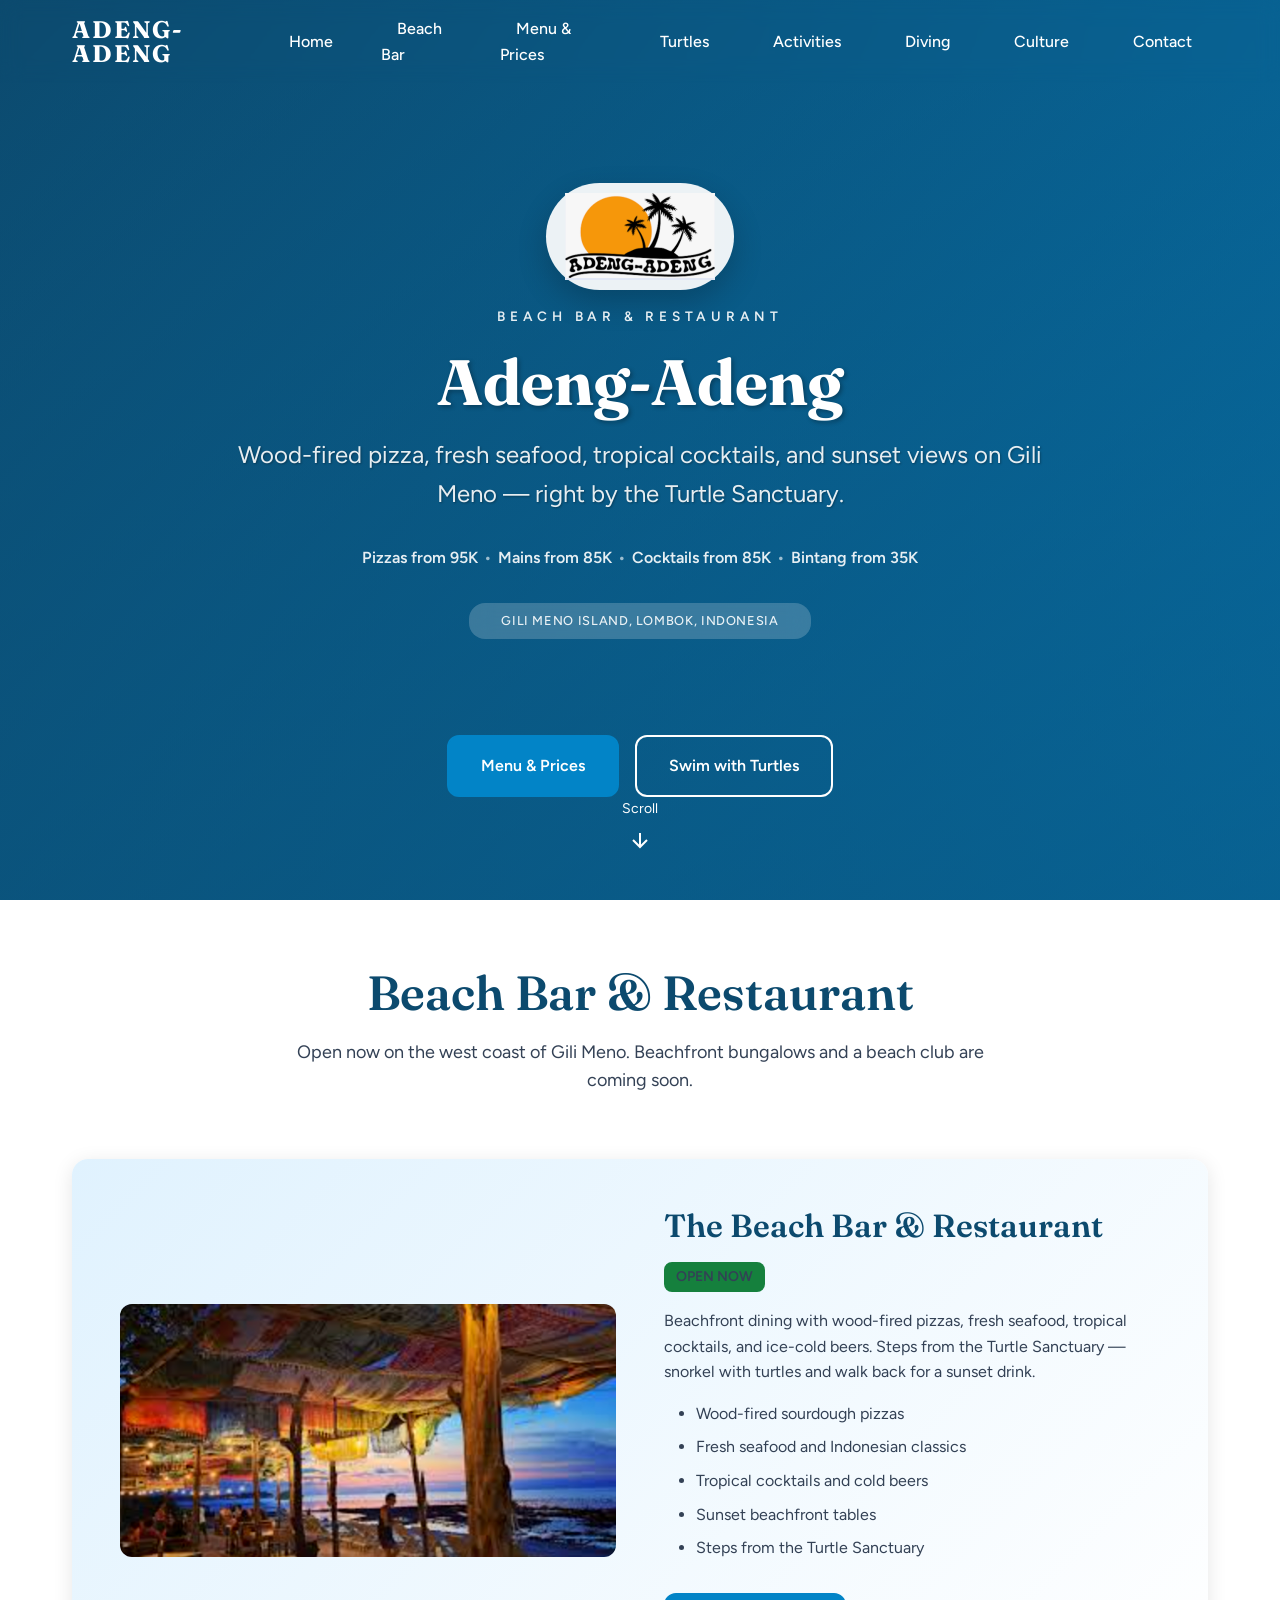
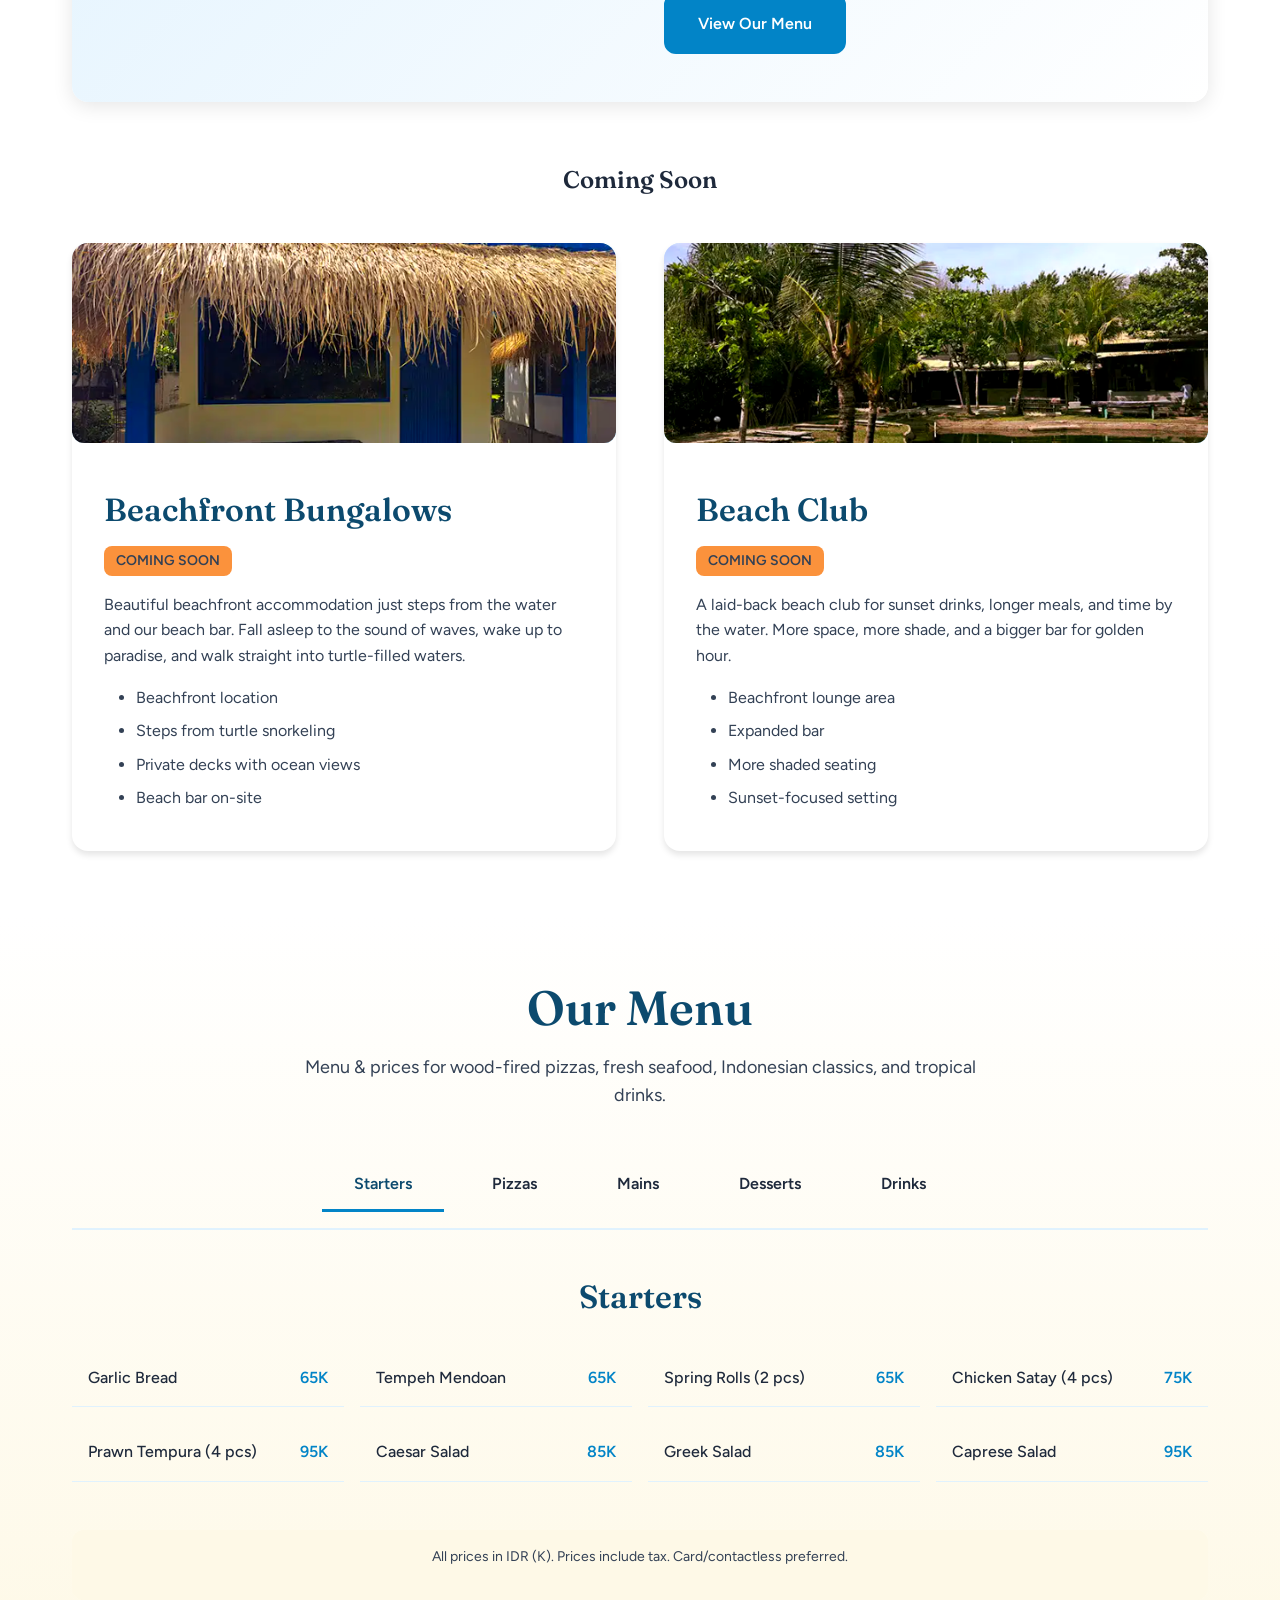
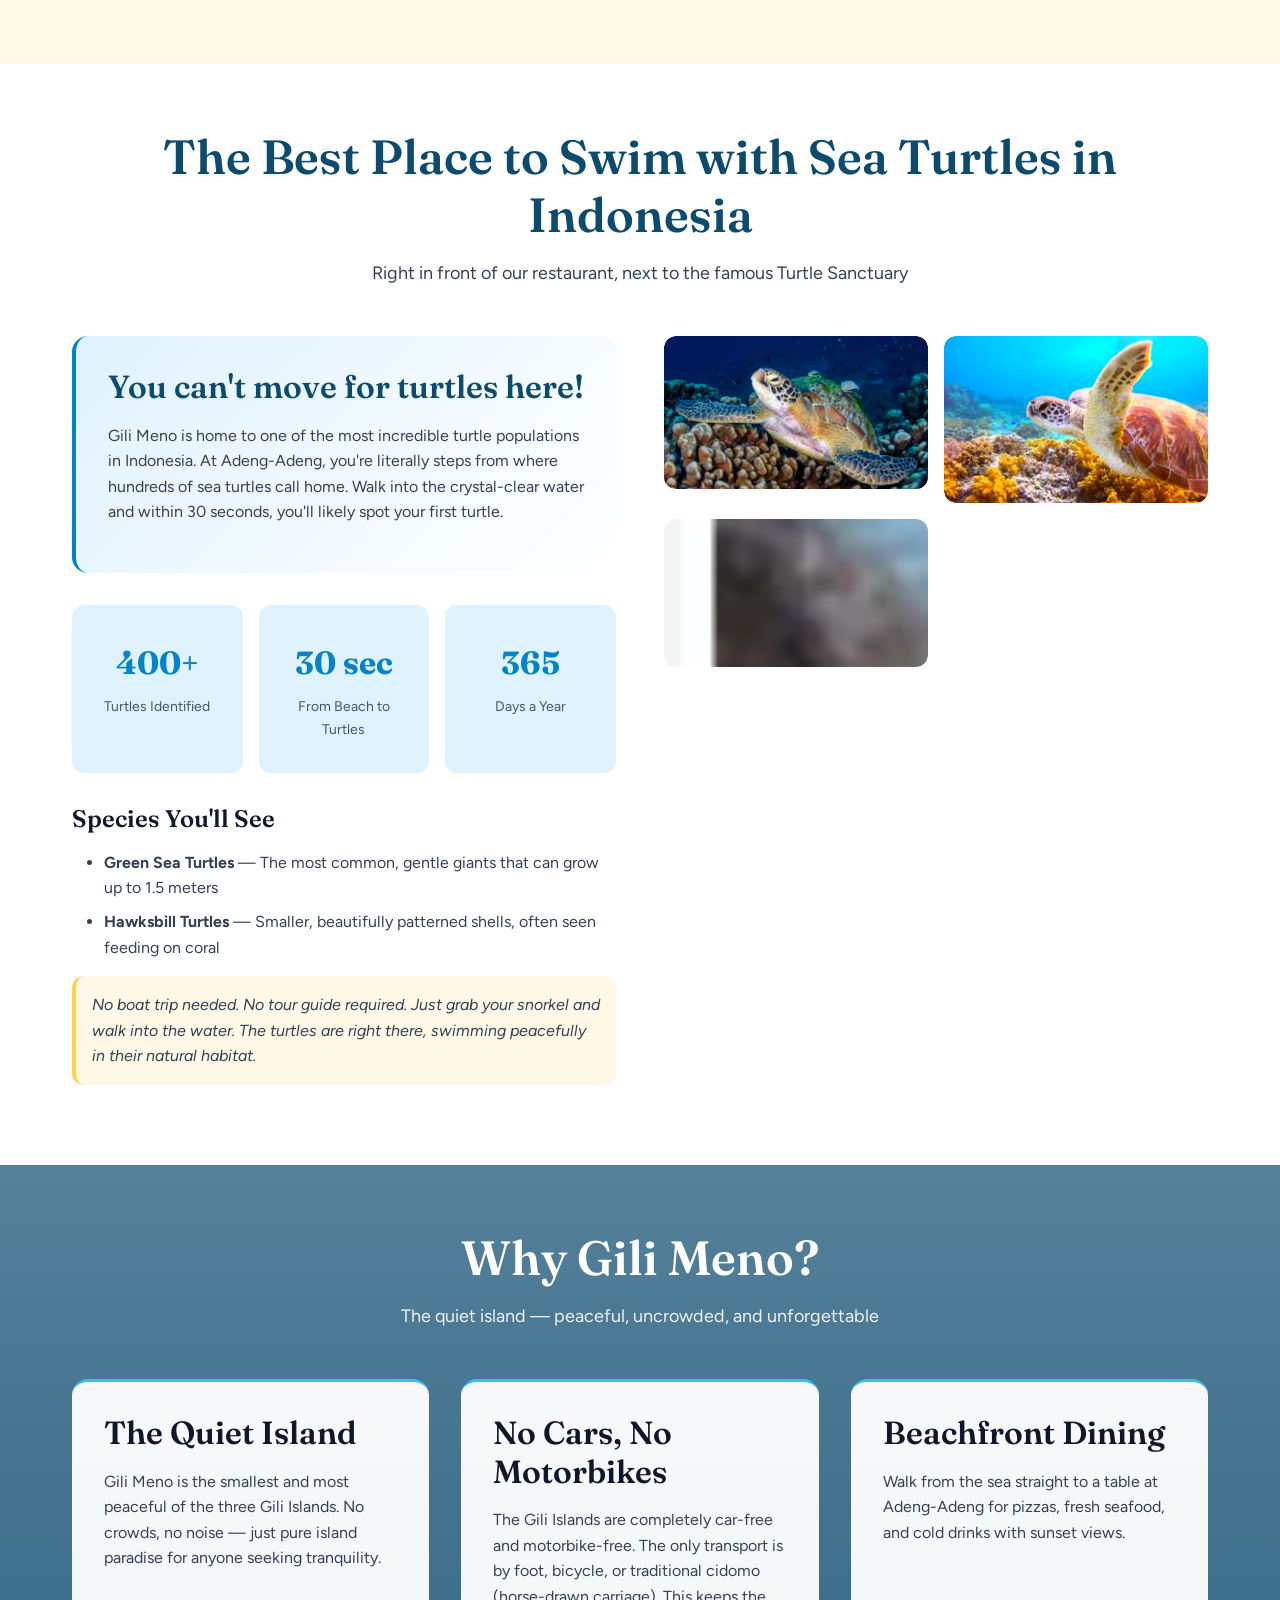
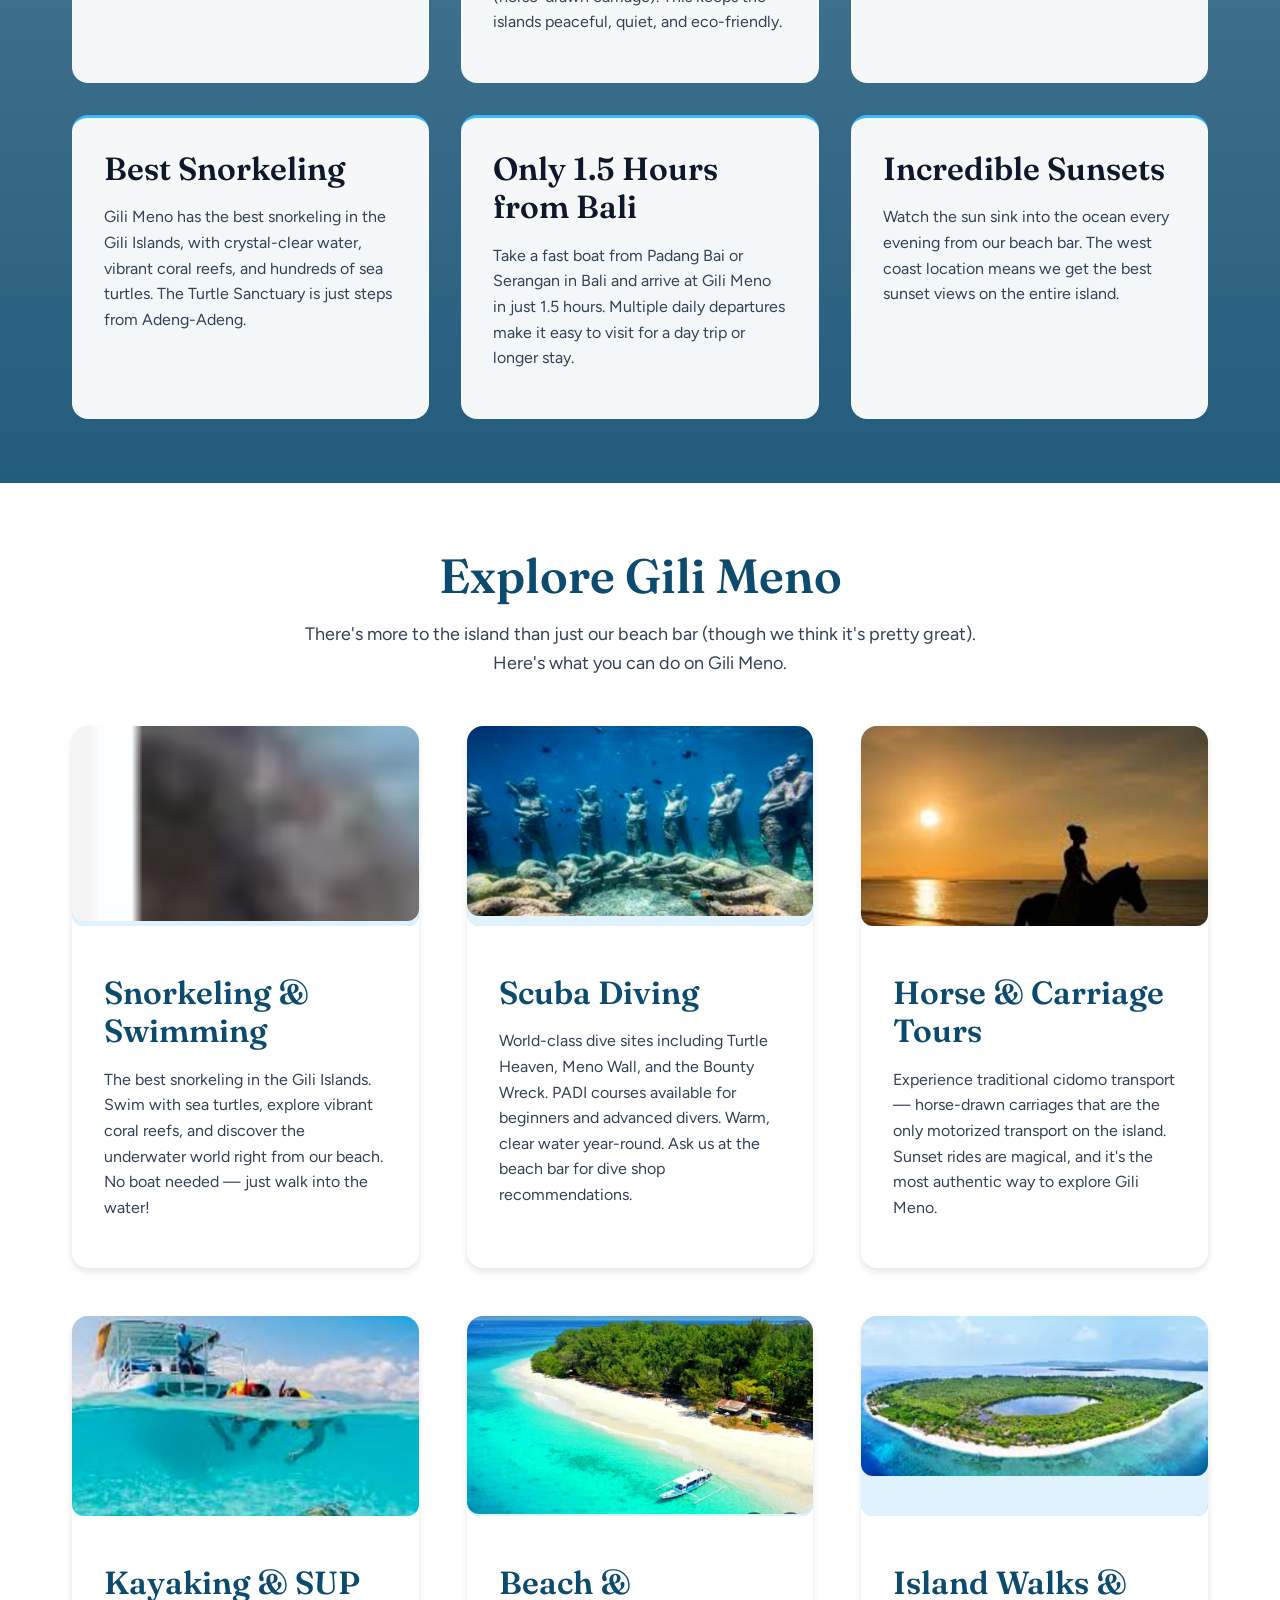
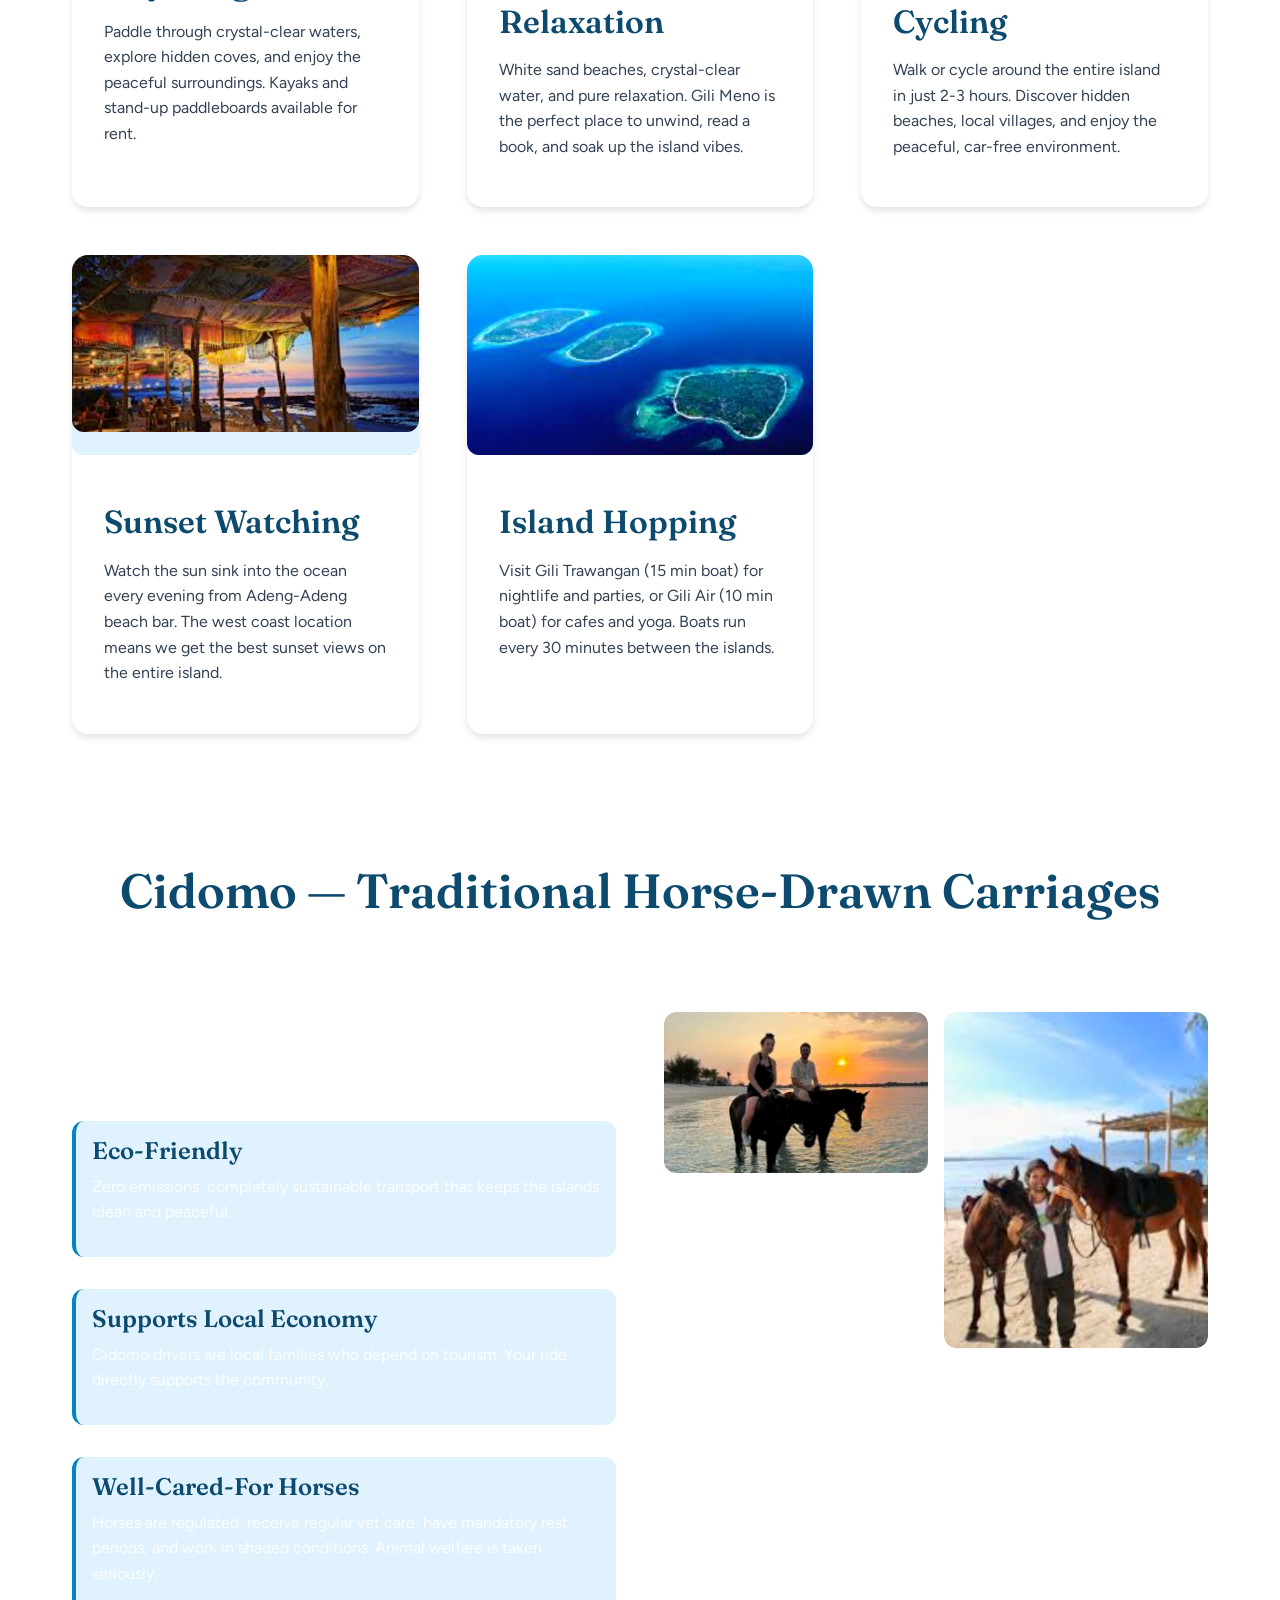
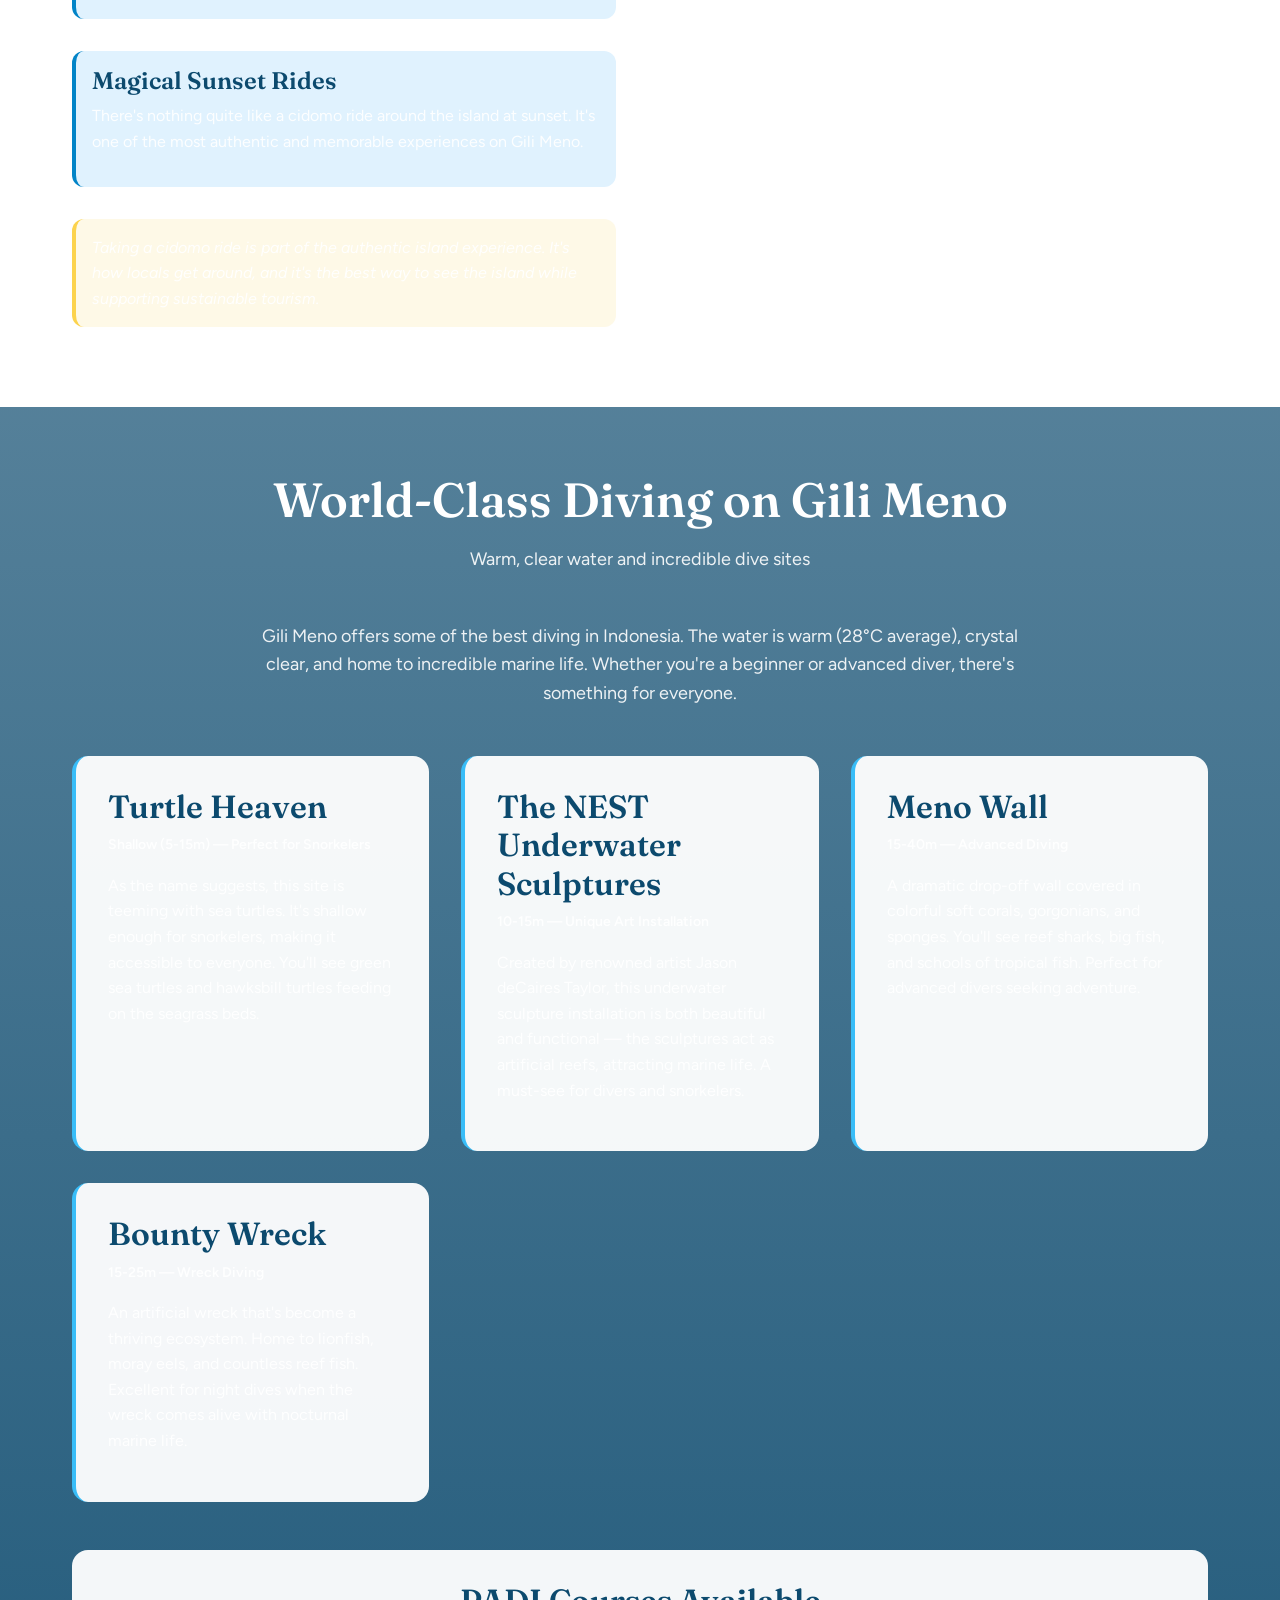
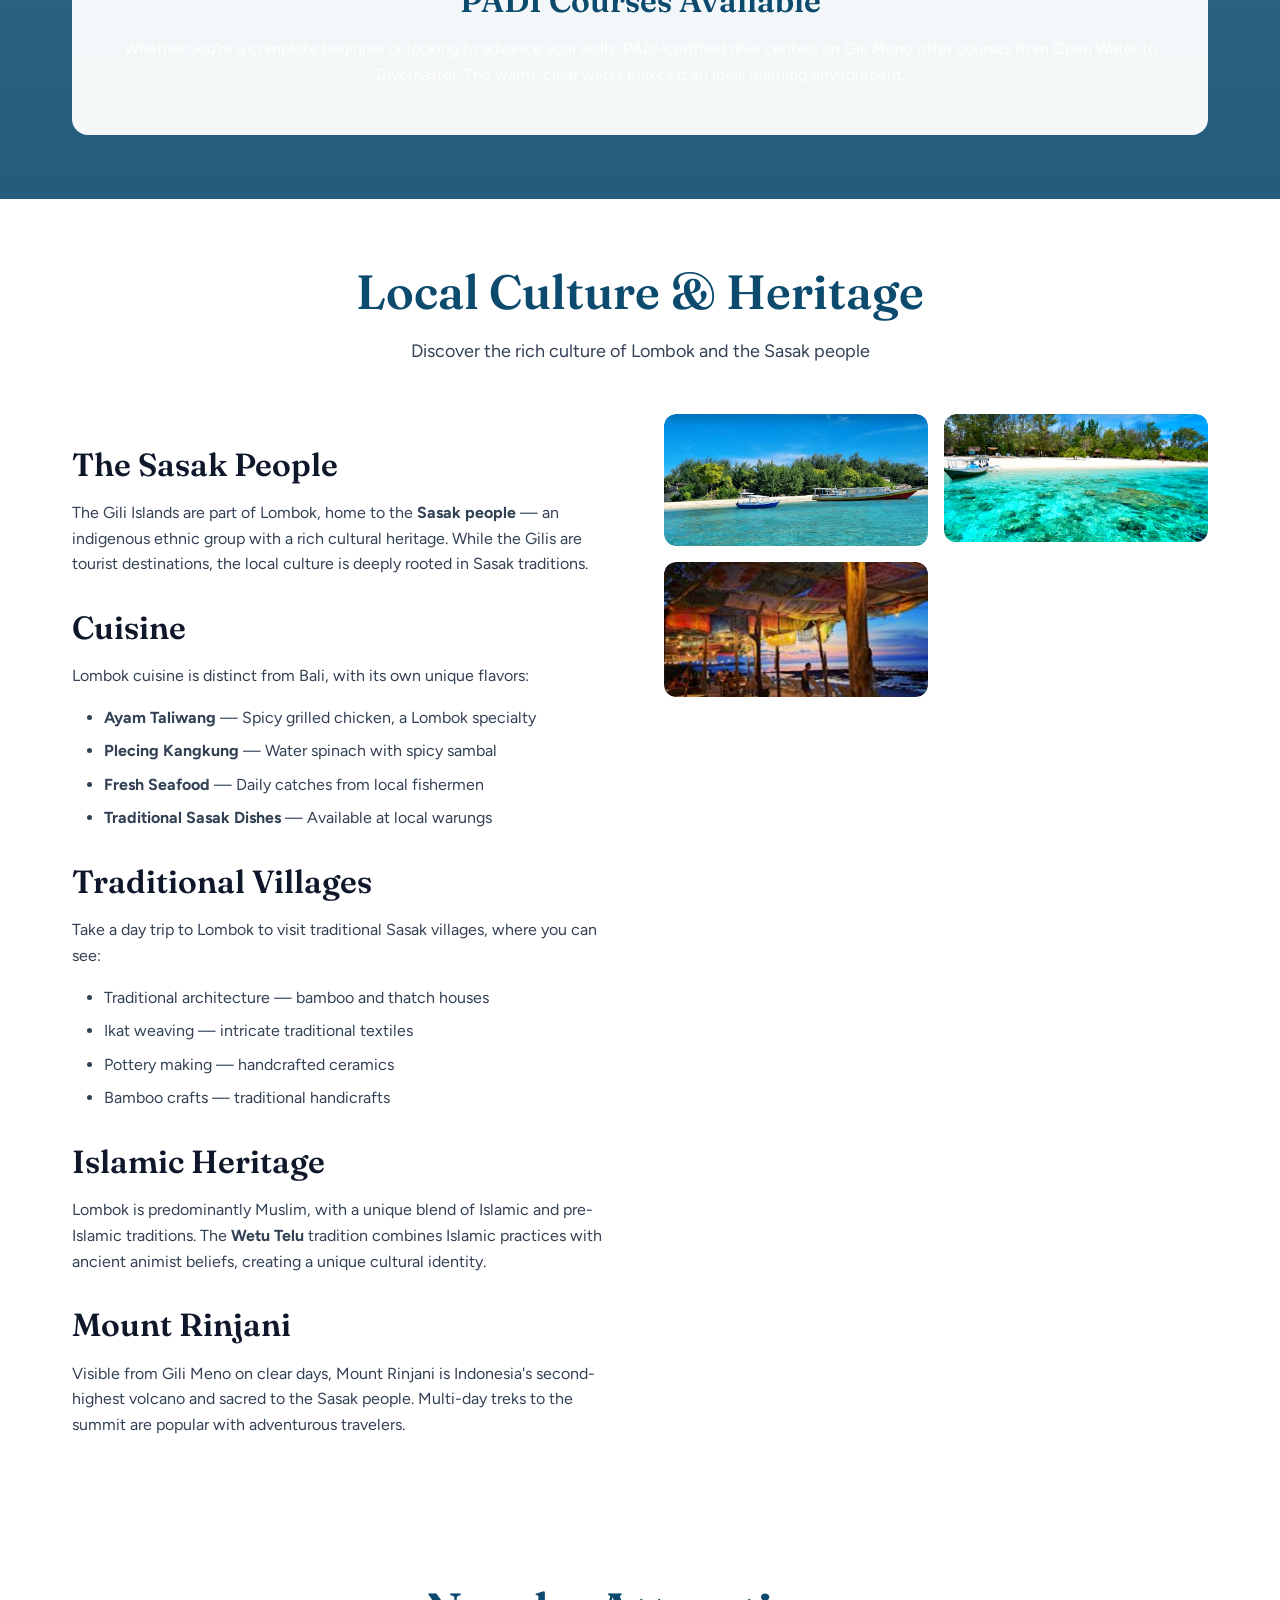
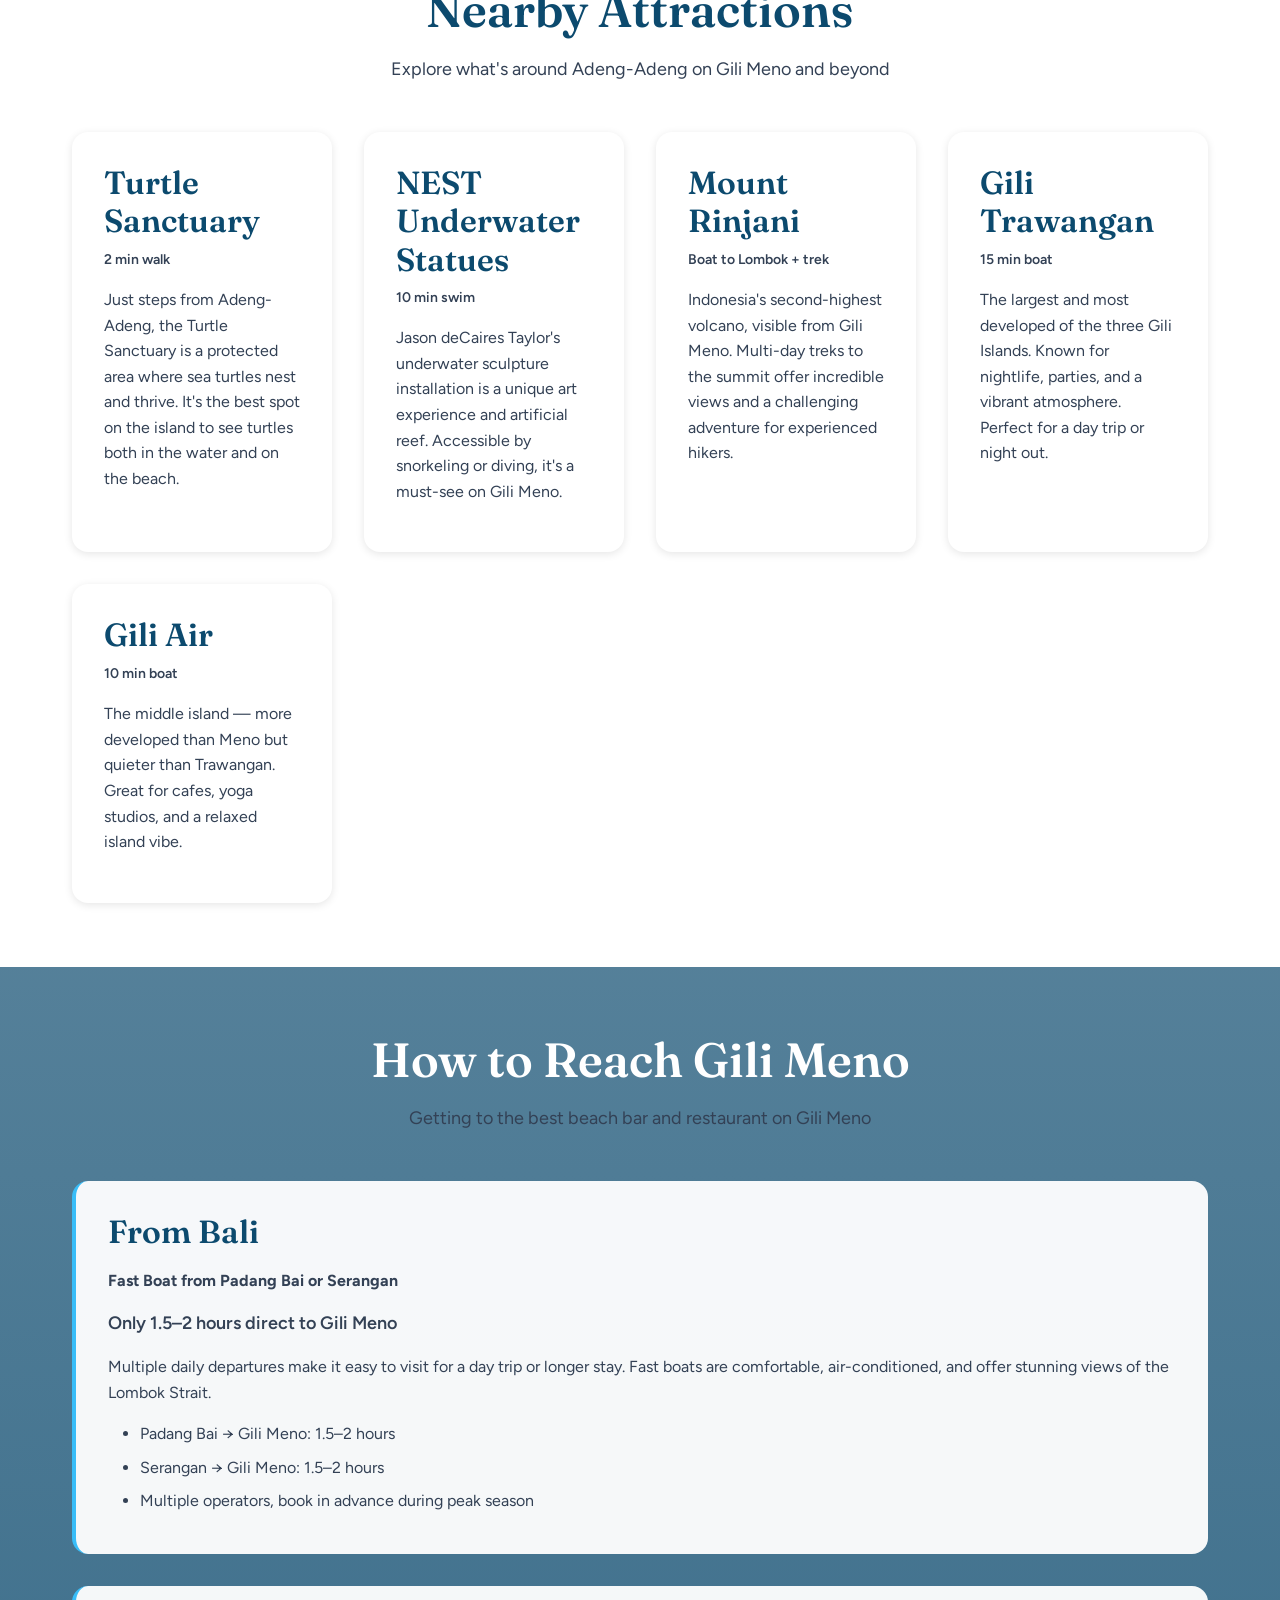
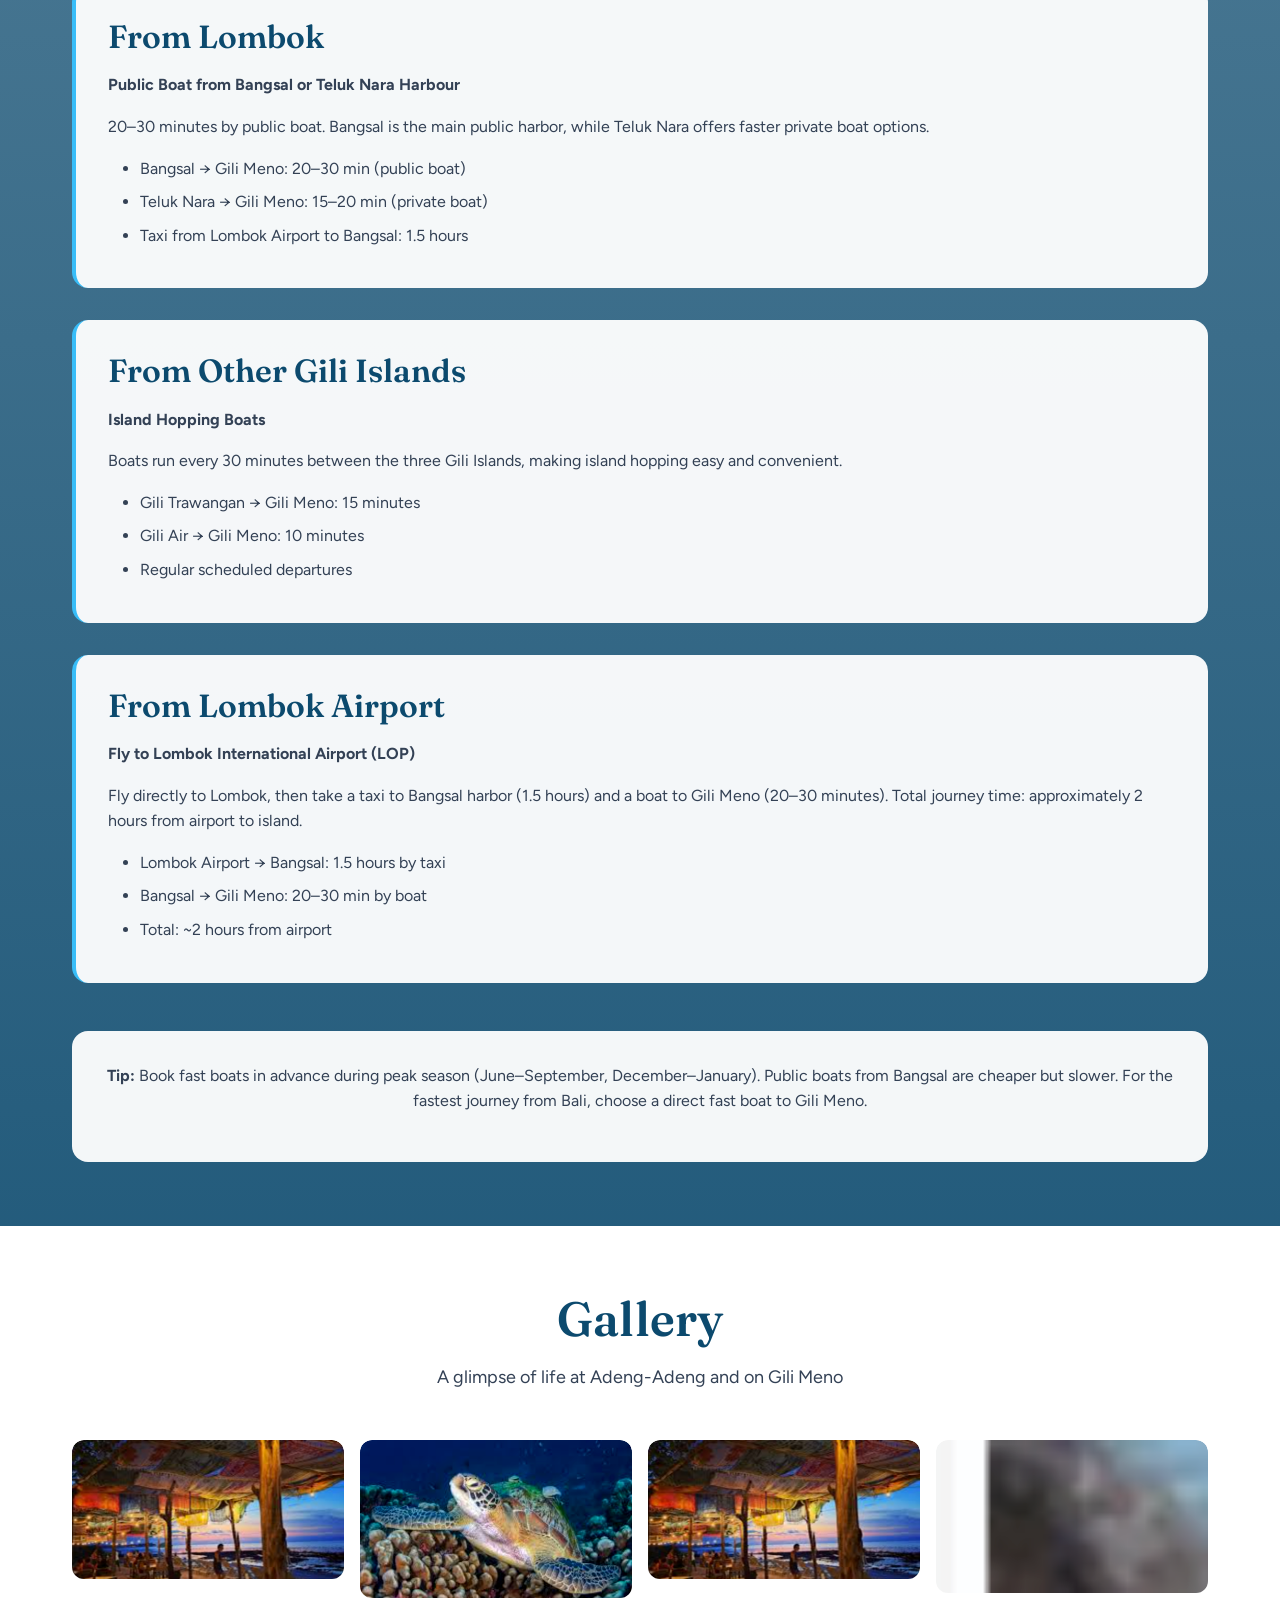
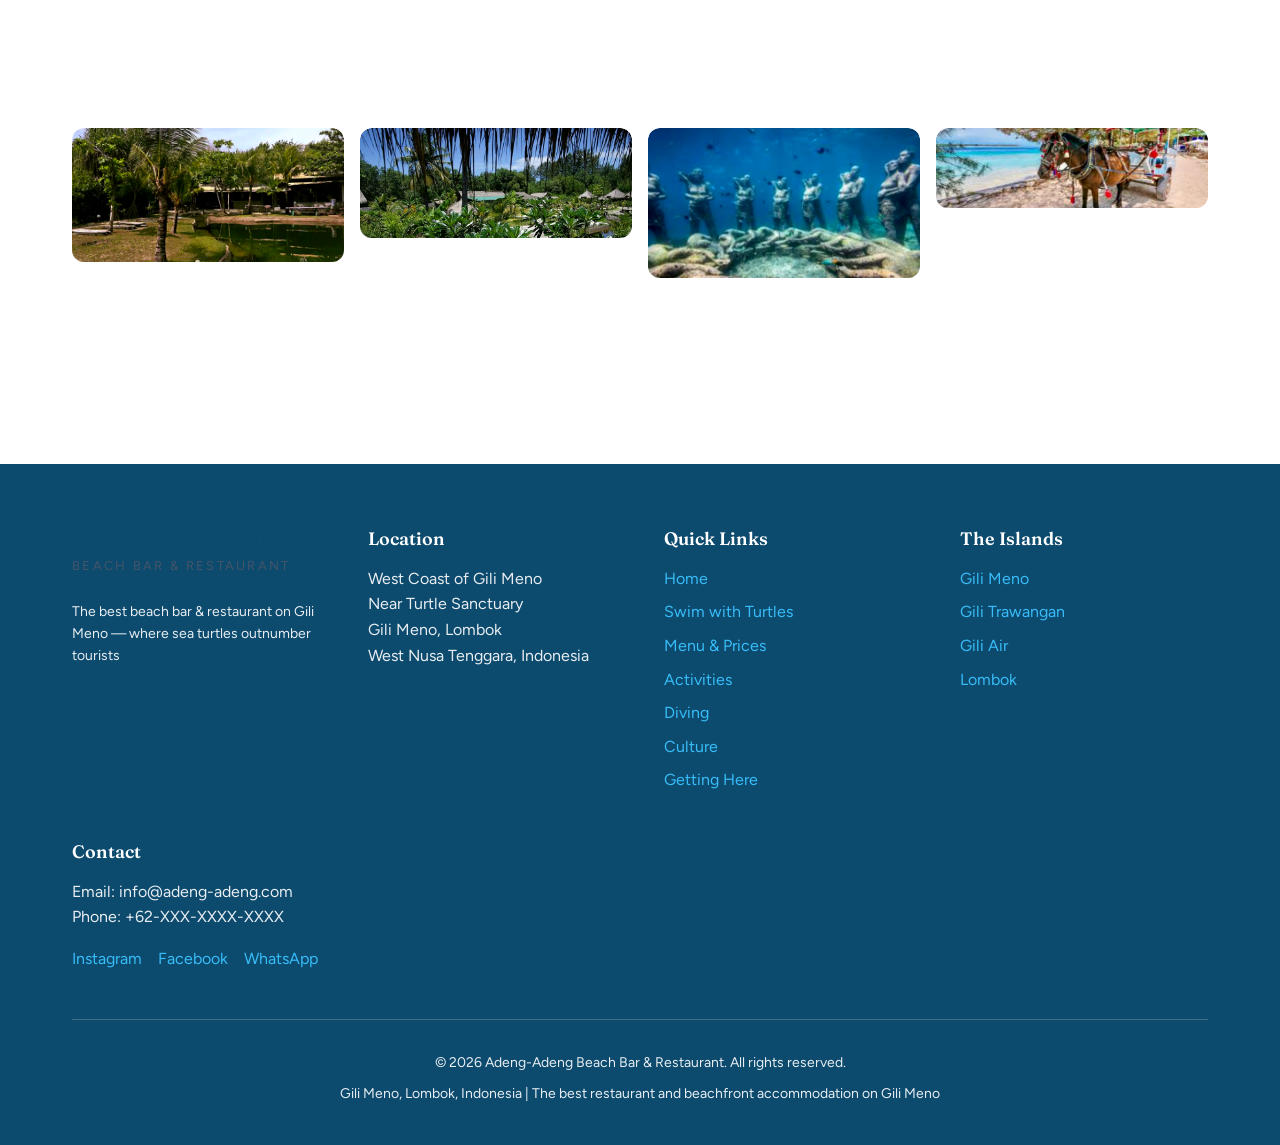
<file: index.html>
<!DOCTYPE html>
<html lang="en">
<head>
    <meta charset="UTF-8">
    <meta name="viewport" content="width=device-width, initial-scale=1.0, maximum-scale=5.0, user-scalable=yes">
    <meta http-equiv="X-UA-Compatible" content="IE=edge">
    <meta name="mobile-web-app-capable" content="yes">
    <meta name="apple-mobile-web-app-capable" content="yes">
    <meta name="apple-mobile-web-app-status-bar-style" content="black-translucent">

    <!-- Primary SEO -->
    <title>Adeng-Adeng Beach Bar & Restaurant | Gili Meno | Menu & Prices</title>
    <meta name="description" content="Adeng-Adeng Beach Bar & Restaurant on Gili Meno, Indonesia. Wood-fired pizza, fresh seafood, cold beers, tropical cocktails, and sunset views by the Turtle Sanctuary. Menu and prices below. Bungalows and beach club coming soon.">
    <meta name="keywords" content="Gili Meno, Gili Meno restaurant, best restaurant Gili Meno, Gili Meno beach bar, Gili Meno bungalows, Gili Meno accommodation, best food Gili Meno, best pizza Gili Meno, swim with turtles, sea turtles Gili Meno, turtle sanctuary, snorkeling Gili Meno, diving Gili Islands, Gili Islands, Gili Trawangan, Gili Air, Lombok, Bali to Gili, fast boat Gili, island paradise, beachfront bungalow, sunset bar, eco tourism, West Nusa Tenggara, Mount Rinjani, Sasak culture, Indonesia islands, quiet island, best beach Gili Meno, wood fired pizza, fresh seafood Indonesia, beach club">
    <meta name="author" content="Adeng-Adeng Beach Bar & Restaurant">
    <meta name="robots" content="index, follow, max-image-preview:large, max-snippet:-1, max-video-preview:-1">
    <meta name="googlebot" content="index, follow">
    <link rel="canonical" href="https://adeng-adeng.com/">

    <!-- Open Graph / Facebook -->
    <meta property="og:type" content="website">
    <meta property="og:url" content="https://adeng-adeng.com/">
    <meta property="og:title" content="Adeng-Adeng | Beach Bar & Restaurant | Menu & Prices">
    <meta property="og:description" content="Beachfront bar & restaurant on Gili Meno with wood-fired pizza, cold beers, and sunset views by the Turtle Sanctuary. Menu & prices below. Bungalows and beach club coming soon.">
    <meta property="og:image" content="https://adeng-adeng.com/images/og-image.jpg">
    <meta property="og:image:width" content="1200">
    <meta property="og:image:height" content="630">
    <meta property="og:site_name" content="Adeng-Adeng Beach Bar & Restaurant">
    <meta property="og:locale" content="en_US">

    <!-- Twitter -->
    <meta name="twitter:card" content="summary_large_image">
    <meta name="twitter:url" content="https://adeng-adeng.com/">
    <meta name="twitter:title" content="Adeng-Adeng | Beach Bar & Restaurant | Menu & Prices">
    <meta name="twitter:description" content="Beachfront bar & restaurant on Gili Meno with wood-fired pizza, cold beers, and sunset views by the Turtle Sanctuary. Menu & prices below. Bungalows and beach club coming soon.">
    <meta name="twitter:image" content="https://adeng-adeng.com/images/twitter-card.jpg">

    <!-- Geographic -->
    <meta name="geo.region" content="ID-NB">
    <meta name="geo.placename" content="Gili Meno, Lombok, Indonesia">
    <meta name="geo.position" content="-8.3507;116.0594">
    <meta name="ICBM" content="-8.3507, 116.0594">

    <!-- Favicon -->
    <link rel="icon" type="image/x-icon" href="/favicon.ico">
    <link rel="icon" type="image/png" sizes="32x32" href="/images/logo/favicon-32x32.png">
    <link rel="icon" type="image/png" sizes="16x16" href="/images/logo/favicon-16x16.png">
    <link rel="apple-touch-icon" sizes="180x180" href="/images/logo/apple-touch-icon.png">
    <link rel="manifest" href="/site.webmanifest">

    <!-- Preconnect for performance -->
    <link rel="preconnect" href="https://fonts.googleapis.com">
    <link rel="preconnect" href="https://fonts.gstatic.com" crossorigin>
    <link rel="preload" href="Assets/Gili Meno Beach.png" as="image">

    <!-- Google Fonts -->
    <link href="https://fonts.googleapis.com/css2?family=Fraunces:wght@400;600;700&family=Figtree:wght@300;400;500;600;700&display=swap" rel="stylesheet">

    <!-- Styles -->
    <link rel="stylesheet" href="css/styles.css">

    <!-- Structured Data -->
    <script type="application/ld+json">
    {
        "@context": "https://schema.org",
        "@graph": [
            {
                "@type": "Restaurant",
                "@id": "https://adeng-adeng.com/#restaurant",
                "name": "Adeng-Adeng Beach Bar & Restaurant",
                "image": [
                    "https://adeng-adeng.com/Assets/Beach Bar.png"
                ],
                "address": {
                    "@type": "PostalAddress",
                    "streetAddress": "West Coast, near Turtle Sanctuary",
                    "addressLocality": "Gili Meno",
                    "addressRegion": "West Nusa Tenggara",
                    "postalCode": "83352",
                    "addressCountry": "ID"
                },
                "geo": {
                    "@type": "GeoCoordinates",
                    "latitude": -8.3507,
                    "longitude": 116.0594
                },
                "url": "https://adeng-adeng.com",
                "telephone": "+62-XXX-XXXX-XXXX",
                "servesCuisine": ["Pizza", "Indonesian", "Seafood", "International", "Vegetarian"],
                "priceRange": "$$",
                "openingHoursSpecification": [
                    {
                        "@type": "OpeningHoursSpecification",
                        "dayOfWeek": ["Monday", "Tuesday", "Wednesday", "Thursday", "Friday", "Saturday", "Sunday"],
                        "opens": "10:00",
                        "closes": "22:00"
                    }
                ],
                "acceptsReservations": "True",
                "menu": "https://adeng-adeng.com/#menu",
                "hasMenu": {
                    "@type": "Menu",
                    "name": "Adeng-Adeng Menu",
                    "description": "Wood-fired sourdough pizzas, fresh seafood, Indonesian classics, and tropical cocktails"
                },
                "aggregateRating": {
                    "@type": "AggregateRating",
                    "ratingValue": "4.8",
                    "reviewCount": "150"
                }
            },
            {
                "@type": "LodgingBusiness",
                "@id": "https://adeng-adeng.com/#bungalows",
                "name": "Adeng-Adeng Bungalows",
                "description": "Beachfront bungalows on Gili Meno island, steps from the best turtle snorkeling in Indonesia. Opening soon.",
                "image": "https://adeng-adeng.com/Assets/The Bungalows.png",
                "address": {
                    "@type": "PostalAddress",
                    "streetAddress": "West Coast, near Turtle Sanctuary",
                    "addressLocality": "Gili Meno",
                    "addressRegion": "West Nusa Tenggara",
                    "addressCountry": "ID"
                },
                "geo": {
                    "@type": "GeoCoordinates",
                    "latitude": -8.3507,
                    "longitude": 116.0594
                },
                "amenityFeature": [
                    {"@type": "LocationFeatureSpecification", "name": "Beachfront"},
                    {"@type": "LocationFeatureSpecification", "name": "Restaurant on-site"},
                    {"@type": "LocationFeatureSpecification", "name": "Snorkeling from beach"},
                    {"@type": "LocationFeatureSpecification", "name": "Near Turtle Sanctuary"}
                ],
                "checkinTime": "14:00",
                "checkoutTime": "11:00"
            },
            {
                "@type": "TouristAttraction",
                "@id": "https://adeng-adeng.com/#turtle-snorkeling",
                "name": "Turtle Point Snorkeling at Adeng-Adeng",
                "description": "The best place to swim with wild sea turtles in Indonesia. Green sea turtles and hawksbill turtles can be seen daily just steps from Adeng-Adeng beach bar.",
                "image": "https://adeng-adeng.com/Assets/Gili Meno Sea Turtles.png",
                "address": {
                    "@type": "PostalAddress",
                    "addressLocality": "Gili Meno",
                    "addressRegion": "West Nusa Tenggara",
                    "addressCountry": "ID"
                },
                "isAccessibleForFree": true,
                "publicAccess": true
            },
            {
                "@type": "WebSite",
                "@id": "https://adeng-adeng.com/#website",
                "url": "https://adeng-adeng.com",
                "name": "Adeng-Adeng Beach Bar & Restaurant",
                "description": "Beach bar, restaurant, and upcoming beachfront accommodation on Gili Meno, Indonesia",
                "publisher": {
                    "@type": "Organization",
                    "name": "Adeng-Adeng",
                    "logo": {
                        "@type": "ImageObject",
                        "url": "https://adeng-adeng.com/Adeng Adeng Logo.png"
                    }
                }
            },
            {
                "@type": "BreadcrumbList",
                "@id": "https://adeng-adeng.com/#breadcrumb",
                "itemListElement": [
                    {
                        "@type": "ListItem",
                        "position": 1,
                        "name": "Home",
                        "item": "https://adeng-adeng.com/"
                    }
                ]
            }
        ]
    }
    </script>

    <!-- FAQ Schema -->
    <script type="application/ld+json">
    {
        "@context": "https://schema.org",
        "@type": "FAQPage",
        "mainEntity": [
            {
                "@type": "Question",
                "name": "How do I get to Gili Meno from Bali?",
                "acceptedAnswer": {
                    "@type": "Answer",
                    "text": "Take a fast boat from Padang Bai or Serangan in Bali. The journey takes approximately 1.5 to 2 hours and boats run daily. You can also fly to Lombok International Airport (LOP) and take a 30-minute boat from Bangsal harbour."
                }
            },
            {
                "@type": "Question",
                "name": "Can I swim with sea turtles at Gili Meno?",
                "acceptedAnswer": {
                    "@type": "Answer",
                    "text": "Yes! Gili Meno is one of the best places in the world to swim with wild sea turtles. At Adeng-Adeng, you can see green sea turtles and hawksbill turtles just steps from the beach. No boat trip needed — just walk into the water and you'll likely spot turtles within minutes."
                }
            },
            {
                "@type": "Question",
                "name": "What is the best restaurant on Gili Meno?",
                "acceptedAnswer": {
                    "@type": "Answer",
                    "text": "Adeng-Adeng Beach Bar & Restaurant is known for having the best food on Gili Meno, featuring wood-fired sourdough pizzas, fresh seafood, Indonesian classics like Beef Rendang and Nasi Goreng, plus an extensive cocktail menu — all served beachfront with stunning sunset views."
                }
            },
            {
                "@type": "Question",
                "name": "Are there cars on Gili Meno?",
                "acceptedAnswer": {
                    "@type": "Answer",
                    "text": "No! The Gili Islands are completely car-free and motorbike-free. The only transport is by foot, bicycle, or cidomo (traditional horse-drawn carriage). This keeps the islands peaceful, quiet, and eco-friendly."
                }
            },
            {
                "@type": "Question",
                "name": "Which Gili island is the quietest?",
                "acceptedAnswer": {
                    "@type": "Answer",
                    "text": "Gili Meno is the quietest of the three Gili Islands, with calm beaches, excellent turtle snorkeling, and relaxed sunsets — ideal for travelers who want peace and space."
                }
            }
        ]
    }
    </script>
</head>
<body>
    <!-- Navigation -->
    <nav class="navbar" id="navbar">
        <div class="container">
            <div class="nav-wrapper">
                <a href="#home" class="logo" aria-label="Adeng-Adeng">
                    <span class="logo-text">Adeng-Adeng</span>
                </a>
                <button class="mobile-menu-toggle" id="mobileMenuToggle" aria-label="Toggle menu">
                    <span></span>
                    <span></span>
                    <span></span>
                </button>
                <ul class="nav-menu" id="navMenu">
                    <li><a href="#home" class="nav-link">Home</a></li>
                    <li><a href="#what-we-offer" class="nav-link">Beach Bar</a></li>
                    <li><a href="#menu" class="nav-link">Menu & Prices</a></li>
                    <li><a href="#turtles" class="nav-link">Turtles</a></li>
                    <li><a href="#activities" class="nav-link">Activities</a></li>
                    <li><a href="#diving" class="nav-link">Diving</a></li>
                    <li><a href="#culture" class="nav-link">Culture</a></li>
                    <li><a href="#contact" class="nav-link">Contact</a></li>
                </ul>
            </div>
        </div>
    </nav>

    <!-- Hero Section -->
    <section class="hero" id="home">
        <div class="hero-overlay"></div>
        <div class="hero-content">
            <div class="hero-brand">
                <div class="brand-mark">
                    <img src="Adeng Adeng Logo.png" alt="Adeng-Adeng logo" class="brand-logo">
                </div>
            </div>
            <p class="hero-kicker">Beach Bar & Restaurant</p>
            <h1 class="hero-title">Adeng-Adeng</h1>
            <p class="hero-subtitle">Wood-fired pizza, fresh seafood, tropical cocktails, and sunset views on Gili Meno — right by the Turtle Sanctuary.</p>
            <div class="hero-highlights">
                <span>Pizzas from 95K</span>
                <span>Mains from 85K</span>
                <span>Cocktails from 85K</span>
                <span>Bintang from 35K</span>
            </div>
            <div class="hero-location">Gili Meno Island, Lombok, Indonesia</div>
            <div class="hero-cta">
                <a href="#menu" class="btn btn-primary">Menu & Prices</a>
                <a href="#turtles" class="btn btn-secondary">Swim with Turtles</a>
            </div>
        </div>
        <div class="scroll-indicator">
            <span>Scroll</span>
            <svg width="24" height="24" viewBox="0 0 24 24" fill="none" stroke="currentColor" stroke-width="2">
                <path d="M12 5v14M19 12l-7 7-7-7"/>
            </svg>
        </div>
    </section>

    

    <!-- What We Offer Section -->
    <section class="section offer-section" id="what-we-offer">
        <div class="container">
            <div class="section-header">
                <h2 class="section-title">Beach Bar & Restaurant</h2>
                <p class="section-subtitle">Open now on the west coast of Gili Meno. Beachfront bungalows and a beach club are coming soon.</p>
            </div>
            
            <!-- Beach Bar - Main Focus -->
            <div class="beach-bar-hero">
                <div class="beach-bar-content">
                    <div class="beach-bar-image">
                        <img src="Assets/Beach Bar.png" alt="Adeng-Adeng Beach Bar Gili Meno" loading="lazy" decoding="async">
                    </div>
                    <div class="beach-bar-text">
                        <h3>The Beach Bar & Restaurant</h3>
                        <p class="status-badge open">OPEN NOW</p>
                        <p>Beachfront dining with wood-fired pizzas, fresh seafood, tropical cocktails, and ice-cold beers. Steps from the Turtle Sanctuary — snorkel with turtles and walk back for a sunset drink.</p>
                        <ul class="feature-list">
                            <li>Wood-fired sourdough pizzas</li>
                            <li>Fresh seafood and Indonesian classics</li>
                            <li>Tropical cocktails and cold beers</li>
                            <li>Sunset beachfront tables</li>
                            <li>Steps from the Turtle Sanctuary</li>
                        </ul>
                        <div class="beach-bar-cta">
                            <a href="#menu" class="btn btn-primary">View Our Menu</a>
                        </div>
                    </div>
                </div>
            </div>
            
            <!-- Coming Soon Section -->
            <div class="coming-soon-section">
                <h3 class="coming-soon-title">Coming Soon</h3>
                <div class="offer-grid">
                    <div class="offer-card coming-soon-card">
                        <div class="card-image">
                            <img src="Assets/The Bungalows.png" alt="Beachfront bungalows Gili Meno accommodation" loading="lazy" decoding="async">
                        </div>
                        <div class="card-content">
                            <h3>Beachfront Bungalows</h3>
                            <p class="status-badge coming-soon">COMING SOON</p>
                            <p>Beautiful beachfront accommodation just steps from the water and our beach bar. Fall asleep to the sound of waves, wake up to paradise, and walk straight into turtle-filled waters.</p>
                            <ul class="feature-list">
                                <li>Beachfront location</li>
                                <li>Steps from turtle snorkeling</li>
                                <li>Private decks with ocean views</li>
                                <li>Beach bar on-site</li>
                            </ul>
                        </div>
                    </div>
                    <div class="offer-card coming-soon-card">
                        <div class="card-image">
                            <img src="Assets/The Restaurant and club.png" alt="Beach club and restaurant on Gili Meno" loading="lazy" decoding="async">
                        </div>
                        <div class="card-content">
                            <h3>Beach Club</h3>
                            <p class="status-badge coming-soon">COMING SOON</p>
                            <p>A laid-back beach club for sunset drinks, longer meals, and time by the water. More space, more shade, and a bigger bar for golden hour.</p>
                            <ul class="feature-list">
                                <li>Beachfront lounge area</li>
                                <li>Expanded bar</li>
                                <li>More shaded seating</li>
                                <li>Sunset-focused setting</li>
                            </ul>
                        </div>
                    </div>
                </div>
            </div>
        </div>
    </section>

    <!-- Menu Section -->
    <section class="section menu-section" id="menu">
        <div class="container">
            <div class="section-header">
                <h2 class="section-title">Our Menu</h2>
                <p class="section-subtitle">Menu & prices for wood-fired pizzas, fresh seafood, Indonesian classics, and tropical drinks.</p>
            </div>
            <div class="menu-tabs" id="menuTabs">
                <button class="menu-tab active" data-tab="starters">Starters</button>
                <button class="menu-tab" data-tab="pizzas">Pizzas</button>
                <button class="menu-tab" data-tab="mains">Mains</button>
                <button class="menu-tab" data-tab="desserts">Desserts</button>
                <button class="menu-tab" data-tab="drinks">Drinks</button>
            </div>
            <div class="menu-content">
                <!-- Starters -->
                <div class="menu-category active" id="starters">
                    <h3>Starters</h3>
                    <div class="menu-items">
                        <div class="menu-item">
                            <div class="menu-item-name">Garlic Bread</div>
                            <div class="menu-item-price">65K</div>
                        </div>
                        <div class="menu-item">
                            <div class="menu-item-name">Tempeh Mendoan</div>
                            <div class="menu-item-price">65K</div>
                        </div>
                        <div class="menu-item">
                            <div class="menu-item-name">Spring Rolls (2 pcs)</div>
                            <div class="menu-item-price">65K</div>
                        </div>
                        <div class="menu-item">
                            <div class="menu-item-name">Chicken Satay (4 pcs)</div>
                            <div class="menu-item-price">75K</div>
                        </div>
                        <div class="menu-item">
                            <div class="menu-item-name">Prawn Tempura (4 pcs)</div>
                            <div class="menu-item-price">95K</div>
                        </div>
                        <div class="menu-item">
                            <div class="menu-item-name">Caesar Salad</div>
                            <div class="menu-item-price">85K</div>
                        </div>
                        <div class="menu-item">
                            <div class="menu-item-name">Greek Salad</div>
                            <div class="menu-item-price">85K</div>
                        </div>
                        <div class="menu-item">
                            <div class="menu-item-name">Caprese Salad</div>
                            <div class="menu-item-price">95K</div>
                        </div>
                    </div>
                </div>

                <!-- Pizzas -->
                <div class="menu-category" id="pizzas">
                    <h3>Wood-Fired Sourdough Pizzas</h3>
                    <div class="menu-items">
                        <div class="menu-item">
                            <div class="menu-item-name">Margherita</div>
                            <div class="menu-item-price">95K</div>
                        </div>
                        <div class="menu-item">
                            <div class="menu-item-name">Pepperoni</div>
                            <div class="menu-item-price">115K</div>
                        </div>
                        <div class="menu-item">
                            <div class="menu-item-name">Hawaiian</div>
                            <div class="menu-item-price">115K</div>
                        </div>
                        <div class="menu-item">
                            <div class="menu-item-name">Capricciosa</div>
                            <div class="menu-item-price">125K</div>
                        </div>
                        <div class="menu-item">
                            <div class="menu-item-name">Quattro Formaggi</div>
                            <div class="menu-item-price">125K</div>
                        </div>
                        <div class="menu-item">
                            <div class="menu-item-name">Prosciutto & Rocket</div>
                            <div class="menu-item-price">125K</div>
                        </div>
                        <div class="menu-item">
                            <div class="menu-item-name">BBQ Chicken</div>
                            <div class="menu-item-price">115K</div>
                        </div>
                        <div class="menu-item">
                            <div class="menu-item-name">Vegetarian</div>
                            <div class="menu-item-price">105K</div>
                        </div>
                        <div class="menu-item">
                            <div class="menu-item-name">Seafood</div>
                            <div class="menu-item-price">135K</div>
                        </div>
                        <div class="menu-item">
                            <div class="menu-item-name">Truffle Mushroom</div>
                            <div class="menu-item-price">125K</div>
                        </div>
                        <div class="menu-item">
                            <div class="menu-item-name">Spicy Salami</div>
                            <div class="menu-item-price">115K</div>
                        </div>
                        <div class="menu-item">
                            <div class="menu-item-name">Four Seasons</div>
                            <div class="menu-item-price">125K</div>
                        </div>
                        <div class="menu-item">
                            <div class="menu-item-name">Tuna & Capers</div>
                            <div class="menu-item-price">125K</div>
                        </div>
                        <div class="menu-item">
                            <div class="menu-item-name">Pesto & Chicken</div>
                            <div class="menu-item-price">115K</div>
                        </div>
                        <div class="menu-item">
                            <div class="menu-item-name">Meat Lovers</div>
                            <div class="menu-item-price">135K</div>
                        </div>
                        <div class="menu-item">
                            <div class="menu-item-name">Lombok Pizza</div>
                            <div class="menu-item-price">125K</div>
                        </div>
                    </div>
                </div>

                <!-- Mains -->
                <div class="menu-category" id="mains">
                    <h3>Mains</h3>
                    <div class="menu-items">
                        <div class="menu-item">
                            <div class="menu-item-name">Beef Burger</div>
                            <div class="menu-item-price">105K</div>
                        </div>
                        <div class="menu-item">
                            <div class="menu-item-name">Chicken Burger</div>
                            <div class="menu-item-price">95K</div>
                        </div>
                        <div class="menu-item">
                            <div class="menu-item-name">Beef Rendang</div>
                            <div class="menu-item-price">145K</div>
                        </div>
                        <div class="menu-item">
                            <div class="menu-item-name">Chicken Curry</div>
                            <div class="menu-item-price">125K</div>
                        </div>
                        <div class="menu-item">
                            <div class="menu-item-name">Fish Curry</div>
                            <div class="menu-item-price">135K</div>
                        </div>
                        <div class="menu-item">
                            <div class="menu-item-name">Vegetable Curry</div>
                            <div class="menu-item-price">95K</div>
                        </div>
                        <div class="menu-item">
                            <div class="menu-item-name">Spaghetti Carbonara</div>
                            <div class="menu-item-price">115K</div>
                        </div>
                        <div class="menu-item">
                            <div class="menu-item-name">Spaghetti Bolognese</div>
                            <div class="menu-item-price">115K</div>
                        </div>
                        <div class="menu-item">
                            <div class="menu-item-name">Spaghetti Aglio Olio</div>
                            <div class="menu-item-price">95K</div>
                        </div>
                        <div class="menu-item">
                            <div class="menu-item-name">Grilled Fish of the Day</div>
                            <div class="menu-item-price">Market Price</div>
                        </div>
                        <div class="menu-item">
                            <div class="menu-item-name">Grilled Prawns</div>
                            <div class="menu-item-price">145K</div>
                        </div>
                        <div class="menu-item">
                            <div class="menu-item-name">Nasi Goreng</div>
                            <div class="menu-item-price">85K</div>
                        </div>
                        <div class="menu-item">
                            <div class="menu-item-name">Mie Goreng</div>
                            <div class="menu-item-price">85K</div>
                        </div>
                        <div class="menu-item">
                            <div class="menu-item-name">Chicken Schnitzel</div>
                            <div class="menu-item-price">125K</div>
                        </div>
                        <div class="menu-item">
                            <div class="menu-item-name">Beef Steak</div>
                            <div class="menu-item-price">165K</div>
                        </div>
                    </div>
                </div>

                <!-- Desserts -->
                <div class="menu-category" id="desserts">
                    <h3>Desserts</h3>
                    <div class="menu-items">
                        <div class="menu-item">
                            <div class="menu-item-name">Pineapple Doughnut</div>
                            <div class="menu-item-price">90K</div>
                        </div>
                        <div class="menu-item">
                            <div class="menu-item-name">Brownie</div>
                            <div class="menu-item-price">95K</div>
                        </div>
                        <div class="menu-item">
                            <div class="menu-item-name">Lava Cake</div>
                            <div class="menu-item-price">85K</div>
                        </div>
                        <div class="menu-item">
                            <div class="menu-item-name">Ice Cream (2 scoops)</div>
                            <div class="menu-item-price">65K</div>
                        </div>
                        <div class="menu-item">
                            <div class="menu-item-name">Fresh Fruit Plate</div>
                            <div class="menu-item-price">75K</div>
                        </div>
                    </div>
                </div>

                <!-- Drinks -->
                <div class="menu-category" id="drinks">
                    <h3>Drinks</h3>
                    <div class="drinks-categories">
                        <div class="drinks-section">
                            <h4>Soft Drinks</h4>
                            <div class="menu-items">
                                <div class="menu-item">
                                    <div class="menu-item-name">Coca Cola / Sprite / Fanta</div>
                                    <div class="menu-item-price">25K</div>
                                </div>
                                <div class="menu-item">
                                    <div class="menu-item-name">Fresh Orange Juice</div>
                                    <div class="menu-item-price">35K</div>
                                </div>
                                <div class="menu-item">
                                    <div class="menu-item-name">Fresh Watermelon Juice</div>
                                    <div class="menu-item-price">35K</div>
                                </div>
                                <div class="menu-item">
                                    <div class="menu-item-name">Fresh Pineapple Juice</div>
                                    <div class="menu-item-price">35K</div>
                                </div>
                                <div class="menu-item">
                                    <div class="menu-item-name">Coconut Water</div>
                                    <div class="menu-item-price">45K</div>
                                </div>
                            </div>
                        </div>
                        <div class="drinks-section">
                            <h4>Coffee</h4>
                            <div class="menu-items">
                                <div class="menu-item">
                                    <div class="menu-item-name">Espresso</div>
                                    <div class="menu-item-price">25K</div>
                                </div>
                                <div class="menu-item">
                                    <div class="menu-item-name">Cappuccino</div>
                                    <div class="menu-item-price">35K</div>
                                </div>
                                <div class="menu-item">
                                    <div class="menu-item-name">Latte</div>
                                    <div class="menu-item-price">35K</div>
                                </div>
                                <div class="menu-item">
                                    <div class="menu-item-name">Americano</div>
                                    <div class="menu-item-price">30K</div>
                                </div>
                            </div>
                        </div>
                        <div class="drinks-section">
                            <h4>Beer</h4>
                            <div class="menu-items">
                                <div class="menu-item">
                                    <div class="menu-item-name">Bintang (Large)</div>
                                    <div class="menu-item-price">45K</div>
                                </div>
                                <div class="menu-item">
                                    <div class="menu-item-name">Bintang (Small)</div>
                                    <div class="menu-item-price">35K</div>
                                </div>
                                <div class="menu-item">
                                    <div class="menu-item-name">Kura-Kura Beer</div>
                                    <div class="menu-item-price">55K</div>
                                </div>
                            </div>
                        </div>
                        <div class="drinks-section">
                            <h4>Wine</h4>
                            <div class="menu-items">
                                <div class="menu-item">
                                    <div class="menu-item-name">House Wine (Glass)</div>
                                    <div class="menu-item-price">85K</div>
                                </div>
                                <div class="menu-item">
                                    <div class="menu-item-name">House Wine (Bottle)</div>
                                    <div class="menu-item-price">350K</div>
                                </div>
                            </div>
                        </div>
                        <div class="drinks-section">
                            <h4>Whiskey</h4>
                            <div class="menu-items">
                                <div class="menu-item">
                                    <div class="menu-item-name">Jack Daniels</div>
                                    <div class="menu-item-price">95K</div>
                                </div>
                                <div class="menu-item">
                                    <div class="menu-item-name">Jameson</div>
                                    <div class="menu-item-price">95K</div>
                                </div>
                                <div class="menu-item">
                                    <div class="menu-item-name">Johnnie Walker</div>
                                    <div class="menu-item-price">105K</div>
                                </div>
                            </div>
                        </div>
                        <div class="drinks-section">
                            <h4>Cocktails</h4>
                            <div class="menu-items">
                                <div class="menu-item">
                                    <div class="menu-item-name">Mojito</div>
                                    <div class="menu-item-price">95K</div>
                                </div>
                                <div class="menu-item">
                                    <div class="menu-item-name">Piña Colada</div>
                                    <div class="menu-item-price">95K</div>
                                </div>
                                <div class="menu-item">
                                    <div class="menu-item-name">Margarita</div>
                                    <div class="menu-item-price">95K</div>
                                </div>
                                <div class="menu-item">
                                    <div class="menu-item-name">Long Island Iced Tea</div>
                                    <div class="menu-item-price">105K</div>
                                </div>
                                <div class="menu-item">
                                    <div class="menu-item-name">Sex on the Beach</div>
                                    <div class="menu-item-price">95K</div>
                                </div>
                                <div class="menu-item">
                                    <div class="menu-item-name">Tropical Punch</div>
                                    <div class="menu-item-price">85K</div>
                                </div>
                            </div>
                        </div>
                        <div class="drinks-section">
                            <h4>Shots</h4>
                            <div class="menu-items">
                                <div class="menu-item">
                                    <div class="menu-item-name">Tequila</div>
                                    <div class="menu-item-price">65K</div>
                                </div>
                                <div class="menu-item">
                                    <div class="menu-item-name">Vodka</div>
                                    <div class="menu-item-price">65K</div>
                                </div>
                                <div class="menu-item">
                                    <div class="menu-item-name">Rum</div>
                                    <div class="menu-item-price">65K</div>
                                </div>
                            </div>
                        </div>
                    </div>
                </div>
            </div>
            <div class="menu-note">
                <p>All prices in IDR (K). Prices include tax. Card/contactless preferred.</p>
            </div>
        </div>
    </section>

<!-- Turtle Section -->
    <section class="section turtles-section" id="turtles">
        <div class="container">
            <div class="section-header">
                <h2 class="section-title">The Best Place to Swim with Sea Turtles in Indonesia</h2>
                <p class="section-subtitle">Right in front of our restaurant, next to the famous Turtle Sanctuary</p>
            </div>
            <div class="turtles-content">
                <div class="turtles-text">
                    <div class="highlight-box">
                        <h3>You can't move for turtles here!</h3>
                        <p>Gili Meno is home to one of the most incredible turtle populations in Indonesia. At Adeng-Adeng, you're literally steps from where hundreds of sea turtles call home. Walk into the crystal-clear water and within 30 seconds, you'll likely spot your first turtle.</p>
                    </div>
                    <div class="turtle-facts">
                        <div class="fact-card">
                            <div class="fact-number">400+</div>
                            <div class="fact-label">Turtles Identified</div>
                        </div>
                        <div class="fact-card">
                            <div class="fact-number">30 sec</div>
                            <div class="fact-label">From Beach to Turtles</div>
                        </div>
                        <div class="fact-card">
                            <div class="fact-number">365</div>
                            <div class="fact-label">Days a Year</div>
                        </div>
                    </div>
                    <div class="turtle-species">
                        <h4>Species You'll See</h4>
                        <ul>
                            <li><strong>Green Sea Turtles</strong> — The most common, gentle giants that can grow up to 1.5 meters</li>
                            <li><strong>Hawksbill Turtles</strong> — Smaller, beautifully patterned shells, often seen feeding on coral</li>
                        </ul>
                        <p class="turtle-note">No boat trip needed. No tour guide required. Just grab your snorkel and walk into the water. The turtles are right there, swimming peacefully in their natural habitat.</p>
                    </div>
                </div>
                <div class="turtles-images">
                    <div class="image-grid">
                        <div class="image-card">
                            <img src="Assets/Gili Meno Sea Turtles.png" alt="Green sea turtle swimming near Gili Meno beach" loading="lazy" decoding="async">
                        </div>
                        <div class="image-card">
                            <img src="Assets/Gili Meno Sea Turtles 2.png" alt="Hawksbill turtle at Turtle Sanctuary Gili Meno" loading="lazy" decoding="async">
                        </div>
                        <div class="image-card">
                            <img src="Assets/Snorkling with turtle.png" alt="Snorkeling with sea turtles Gili Meno" loading="lazy" decoding="async">
                        </div>
                    </div>
                </div>
            </div>
        </div>
    </section>

<!-- Why Gili Meno Section -->
    <section class="section location-section section-bg" id="why-gili-meno">
        <div class="section-overlay"></div>
        <div class="container">
            <div class="section-header">
                <h2 class="section-title">Why Gili Meno?</h2>
                <p class="section-subtitle">The quiet island — peaceful, uncrowded, and unforgettable</p>
            </div>
            <div class="location-grid">
                <div class="location-card">
                    <h3>The Quiet Island</h3>
                    <p>Gili Meno is the smallest and most peaceful of the three Gili Islands. No crowds, no noise — just pure island paradise for anyone seeking tranquility.</p>
                </div>
                <div class="location-card">
                    <h3>No Cars, No Motorbikes</h3>
                    <p>The Gili Islands are completely car-free and motorbike-free. The only transport is by foot, bicycle, or traditional cidomo (horse-drawn carriage). This keeps the islands peaceful, quiet, and eco-friendly.</p>
                </div>
                <div class="location-card">
                    <h3>Beachfront Dining</h3>
                    <p>Walk from the sea straight to a table at Adeng-Adeng for pizzas, fresh seafood, and cold drinks with sunset views.</p>
                </div>
                <div class="location-card">
                    <h3>Best Snorkeling</h3>
                    <p>Gili Meno has the best snorkeling in the Gili Islands, with crystal-clear water, vibrant coral reefs, and hundreds of sea turtles. The Turtle Sanctuary is just steps from Adeng-Adeng.</p>
                </div>
                <div class="location-card">
                    <h3>Only 1.5 Hours from Bali</h3>
                    <p>Take a fast boat from Padang Bai or Serangan in Bali and arrive at Gili Meno in just 1.5 hours. Multiple daily departures make it easy to visit for a day trip or longer stay.</p>
                </div>
                <div class="location-card">
                    <h3>Incredible Sunsets</h3>
                    <p>Watch the sun sink into the ocean every evening from our beach bar. The west coast location means we get the best sunset views on the entire island.</p>
                </div>
            </div>
        </div>
    </section>

    

    <!-- Activities Section -->
    <section class="section activities-section" id="activities">
        <div class="container">
            <div class="section-header">
                <h2 class="section-title">Explore Gili Meno</h2>
                <p class="section-subtitle">There's more to the island than just our beach bar (though we think it's pretty great). Here's what you can do on Gili Meno.</p>
            </div>
            <div class="activities-grid">
                <div class="activity-card">
                    <div class="card-image">
                        <img src="Assets/Snorkling with turtle.png" alt="Snorkeling Gili Meno sea turtles" loading="lazy" decoding="async">
                    </div>
                    <div class="card-content">
                        <h3>Snorkeling & Swimming</h3>
                        <p>The best snorkeling in the Gili Islands. Swim with sea turtles, explore vibrant coral reefs, and discover the underwater world right from our beach. No boat needed — just walk into the water!</p>
                    </div>
                </div>
                <div class="activity-card">
                    <div class="card-image">
                        
                            <img src="Assets/Gili Meno Statues Snorkling.png" alt="Scuba diving Gili Meno PADI courses" loading="lazy" decoding="async">
                        
                    </div>
                    <div class="card-content">
                        <h3>Scuba Diving</h3>
                        <p>World-class dive sites including Turtle Heaven, Meno Wall, and the Bounty Wreck. PADI courses available for beginners and advanced divers. Warm, clear water year-round. Ask us at the beach bar for dive shop recommendations.</p>
                    </div>
                </div>
                <div class="activity-card">
                    <div class="card-image">
                        
                            <img src="Assets/Horse tour1.png" alt="Cidomo horse carriage tours Gili Meno" loading="lazy" decoding="async">
                        
                    </div>
                    <div class="card-content">
                        <h3>Horse & Carriage Tours</h3>
                        <p>Experience traditional cidomo transport — horse-drawn carriages that are the only motorized transport on the island. Sunset rides are magical, and it's the most authentic way to explore Gili Meno.</p>
                    </div>
                </div>
                <div class="activity-card">
                    <div class="card-image">
                        
                            <img src="Assets/Boating with turtles.png" alt="Kayaking SUP Gili Meno water sports" loading="lazy" decoding="async">
                        
                    </div>
                    <div class="card-content">
                        <h3>Kayaking & SUP</h3>
                        <p>Paddle through crystal-clear waters, explore hidden coves, and enjoy the peaceful surroundings. Kayaks and stand-up paddleboards available for rent.</p>
                    </div>
                </div>
                <div class="activity-card">
                    <div class="card-image">
                        
                            <img src="Assets/Gili Meno Beach.png" alt="Beach relaxation Gili Meno" loading="lazy" decoding="async">
                        
                    </div>
                    <div class="card-content">
                        <h3>Beach & Relaxation</h3>
                        <p>White sand beaches, crystal-clear water, and pure relaxation. Gili Meno is the perfect place to unwind, read a book, and soak up the island vibes.</p>
                    </div>
                </div>
                <div class="activity-card">
                    <div class="card-image">
                        
                            <img src="Assets/Gili Meno Island Whole Island View.png" alt="Island walks cycling Gili Meno" loading="lazy" decoding="async">
                        
                    </div>
                    <div class="card-content">
                        <h3>Island Walks & Cycling</h3>
                        <p>Walk or cycle around the entire island in just 2-3 hours. Discover hidden beaches, local villages, and enjoy the peaceful, car-free environment.</p>
                    </div>
                </div>
                <div class="activity-card">
                    <div class="card-image">
                        
                            <img src="Assets/Beach Bar.png" alt="Sunset watching Adeng-Adeng beach bar" loading="lazy" decoding="async">
                        
                    </div>
                    <div class="card-content">
                        <h3>Sunset Watching</h3>
                        <p>Watch the sun sink into the ocean every evening from Adeng-Adeng beach bar. The west coast location means we get the best sunset views on the entire island.</p>
                    </div>
                </div>
                <div class="activity-card">
                    <div class="card-image">
                        
                            <img src="Assets/Gili Islands from above.png" alt="Island hopping Gili Trawangan Gili Air" loading="lazy" decoding="async">
                        
                    </div>
                    <div class="card-content">
                        <h3>Island Hopping</h3>
                        <p>Visit Gili Trawangan (15 min boat) for nightlife and parties, or Gili Air (10 min boat) for cafes and yoga. Boats run every 30 minutes between the islands.</p>
                    </div>
                </div>
            </div>
        </div>
    </section>

    <!-- Cidomo Section -->
    <section class="section cidomo-section">
        <div class="container">
            <div class="section-header">
                <h2 class="section-title">Cidomo — Traditional Horse-Drawn Carriages</h2>
                <p class="section-subtitle">The authentic way to explore Gili Meno</p>
            </div>
            <div class="cidomo-content">
                <div class="cidomo-text">
                    <p>The Gili Islands are completely car-free and motorbike-free. The only form of motorized transport is the traditional <strong>cidomo</strong> — horse-drawn carriages that have been used for generations.</p>
                    <div class="cidomo-features">
                        <div class="feature-item">
                            <h4>Eco-Friendly</h4>
                            <p>Zero emissions, completely sustainable transport that keeps the islands clean and peaceful.</p>
                        </div>
                        <div class="feature-item">
                            <h4>Supports Local Economy</h4>
                            <p>Cidomo drivers are local families who depend on tourism. Your ride directly supports the community.</p>
                        </div>
                        <div class="feature-item">
                            <h4>Well-Cared-For Horses</h4>
                            <p>Horses are regulated, receive regular vet care, have mandatory rest periods, and work in shaded conditions. Animal welfare is taken seriously.</p>
                        </div>
                        <div class="feature-item">
                            <h4>Magical Sunset Rides</h4>
                            <p>There's nothing quite like a cidomo ride around the island at sunset. It's one of the most authentic and memorable experiences on Gili Meno.</p>
                        </div>
                    </div>
                    <p class="cidomo-note">Taking a cidomo ride is part of the authentic island experience. It's how locals get around, and it's the best way to see the island while supporting sustainable tourism.</p>
                </div>
                <div class="cidomo-images">
                    <div class="image-grid">
                        <div class="image-card">
                            
                                <img src="Assets/Horse tour2.png" alt="Cidomo horse carriage Gili Meno traditional transport" loading="lazy" decoding="async">
                            
                        </div>
                        <div class="image-card">
                            
                                <img src="Assets/Horse tour3 .png" alt="Horse carriage sunset ride Gili Meno" loading="lazy" decoding="async">
                            
                        </div>
                    </div>
                </div>
            </div>
        </div>
    </section>

    <!-- Diving Section -->
    <section class="section diving-section section-bg" id="diving">
        <div class="section-overlay"></div>
        <div class="container">
            <div class="section-header">
                <h2 class="section-title">World-Class Diving on Gili Meno</h2>
                <p class="section-subtitle">Warm, clear water and incredible dive sites</p>
            </div>
            <div class="diving-content">
                <div class="diving-intro">
                    <p>Gili Meno offers some of the best diving in Indonesia. The water is warm (28°C average), crystal clear, and home to incredible marine life. Whether you're a beginner or advanced diver, there's something for everyone.</p>
                </div>
                <div class="dive-sites">
                    <div class="dive-site-card">
                        <h3>Turtle Heaven</h3>
                        <p class="dive-site-depth">Shallow (5-15m) — Perfect for Snorkelers</p>
                        <p>As the name suggests, this site is teeming with sea turtles. It's shallow enough for snorkelers, making it accessible to everyone. You'll see green sea turtles and hawksbill turtles feeding on the seagrass beds.</p>
                    </div>
                    <div class="dive-site-card">
                        <h3>The NEST Underwater Sculptures</h3>
                        <p class="dive-site-depth">10-15m — Unique Art Installation</p>
                        <p>Created by renowned artist Jason deCaires Taylor, this underwater sculpture installation is both beautiful and functional — the sculptures act as artificial reefs, attracting marine life. A must-see for divers and snorkelers.</p>
                    </div>
                    <div class="dive-site-card">
                        <h3>Meno Wall</h3>
                        <p class="dive-site-depth">15-40m — Advanced Diving</p>
                        <p>A dramatic drop-off wall covered in colorful soft corals, gorgonians, and sponges. You'll see reef sharks, big fish, and schools of tropical fish. Perfect for advanced divers seeking adventure.</p>
                    </div>
                    <div class="dive-site-card">
                        <h3>Bounty Wreck</h3>
                        <p class="dive-site-depth">15-25m — Wreck Diving</p>
                        <p>An artificial wreck that's become a thriving ecosystem. Home to lionfish, moray eels, and countless reef fish. Excellent for night dives when the wreck comes alive with nocturnal marine life.</p>
                    </div>
                </div>
                <div class="diving-info">
                    <h3>PADI Courses Available</h3>
                    <p>Whether you're a complete beginner or looking to advance your skills, PADI-certified dive centers on Gili Meno offer courses from Open Water to Divemaster. The warm, clear water makes it an ideal learning environment.</p>
                </div>
            </div>
        </div>
    </section>

    <!-- Culture Section -->
    <section class="section culture-section" id="culture">
        <div class="container">
            <div class="section-header">
                <h2 class="section-title">Local Culture & Heritage</h2>
                <p class="section-subtitle">Discover the rich culture of Lombok and the Sasak people</p>
            </div>
            <div class="culture-content">
                <div class="culture-text">
                    <h3>The Sasak People</h3>
                    <p>The Gili Islands are part of Lombok, home to the <strong>Sasak people</strong> — an indigenous ethnic group with a rich cultural heritage. While the Gilis are tourist destinations, the local culture is deeply rooted in Sasak traditions.</p>
                    
                    <h3>Cuisine</h3>
                    <p>Lombok cuisine is distinct from Bali, with its own unique flavors:</p>
                    <ul class="culture-list">
                        <li><strong>Ayam Taliwang</strong> — Spicy grilled chicken, a Lombok specialty</li>
                        <li><strong>Plecing Kangkung</strong> — Water spinach with spicy sambal</li>
                        <li><strong>Fresh Seafood</strong> — Daily catches from local fishermen</li>
                        <li><strong>Traditional Sasak Dishes</strong> — Available at local warungs</li>
                    </ul>

                    <h3>Traditional Villages</h3>
                    <p>Take a day trip to Lombok to visit traditional Sasak villages, where you can see:</p>
                    <ul class="culture-list">
                        <li>Traditional architecture — bamboo and thatch houses</li>
                        <li>Ikat weaving — intricate traditional textiles</li>
                        <li>Pottery making — handcrafted ceramics</li>
                        <li>Bamboo crafts — traditional handicrafts</li>
                    </ul>

                    <h3>Islamic Heritage</h3>
                    <p>Lombok is predominantly Muslim, with a unique blend of Islamic and pre-Islamic traditions. The <strong>Wetu Telu</strong> tradition combines Islamic practices with ancient animist beliefs, creating a unique cultural identity.</p>

                    <h3>Mount Rinjani</h3>
                    <p>Visible from Gili Meno on clear days, Mount Rinjani is Indonesia's second-highest volcano and sacred to the Sasak people. Multi-day treks to the summit are popular with adventurous travelers.</p>
                </div>
                <div class="culture-images">
                    <div class="image-grid">
                        <div class="image-card">
                            
                                <img src="Assets/Gili Air.png" alt="Sasak culture Lombok traditional village" loading="lazy" decoding="async">
                            
                        </div>
                        <div class="image-card">
                            
                                <img src="Assets/Gili Trawangan.png" alt="Traditional ikat weaving Lombok" loading="lazy" decoding="async">
                            
                        </div>
                        <div class="image-card">
                            
                                <img src="Assets/Beach Bar.png" alt="Indonesian cuisine Lombok food" loading="lazy" decoding="async">
                            
                        </div>
                    </div>
                </div>
            </div>
        </div>
    </section>

    <!-- Nearby Attractions Section -->
    <section class="section attractions-section">
        <div class="container">
            <div class="section-header">
                <h2 class="section-title">Nearby Attractions</h2>
                <p class="section-subtitle">Explore what's around Adeng-Adeng on Gili Meno and beyond</p>
            </div>
            <div class="attractions-grid">
                <div class="attraction-card">
                    <h3>Turtle Sanctuary</h3>
                    <p class="distance">2 min walk</p>
                    <p>Just steps from Adeng-Adeng, the Turtle Sanctuary is a protected area where sea turtles nest and thrive. It's the best spot on the island to see turtles both in the water and on the beach.</p>
                </div>
                <div class="attraction-card">
                    <h3>NEST Underwater Statues</h3>
                    <p class="distance">10 min swim</p>
                    <p>Jason deCaires Taylor's underwater sculpture installation is a unique art experience and artificial reef. Accessible by snorkeling or diving, it's a must-see on Gili Meno.</p>
                </div>
                <div class="attraction-card">
                    <h3>Mount Rinjani</h3>
                    <p class="distance">Boat to Lombok + trek</p>
                    <p>Indonesia's second-highest volcano, visible from Gili Meno. Multi-day treks to the summit offer incredible views and a challenging adventure for experienced hikers.</p>
                </div>
                <div class="attraction-card">
                    <h3>Gili Trawangan</h3>
                    <p class="distance">15 min boat</p>
                    <p>The largest and most developed of the three Gili Islands. Known for nightlife, parties, and a vibrant atmosphere. Perfect for a day trip or night out.</p>
                </div>
                <div class="attraction-card">
                    <h3>Gili Air</h3>
                    <p class="distance">10 min boat</p>
                    <p>The middle island — more developed than Meno but quieter than Trawangan. Great for cafes, yoga studios, and a relaxed island vibe.</p>
                </div>
            </div>
        </div>
    </section>

    <!-- Getting Here Section -->
    <section class="section getting-here-section section-bg" id="getting-here">
        <div class="section-overlay"></div>
        <div class="container">
            <div class="section-header">
                <h2 class="section-title">How to Reach Gili Meno</h2>
                <p class="section-subtitle">Getting to the best beach bar and restaurant on Gili Meno</p>
            </div>
            <div class="getting-here-content">
                <div class="route-card">
                    <h3>From Bali</h3>
                    <div class="route-details">
                        <p><strong>Fast Boat from Padang Bai or Serangan</strong></p>
                        <p class="highlight">Only 1.5–2 hours direct to Gili Meno</p>
                        <p>Multiple daily departures make it easy to visit for a day trip or longer stay. Fast boats are comfortable, air-conditioned, and offer stunning views of the Lombok Strait.</p>
                        <ul>
                            <li>Padang Bai → Gili Meno: 1.5–2 hours</li>
                            <li>Serangan → Gili Meno: 1.5–2 hours</li>
                            <li>Multiple operators, book in advance during peak season</li>
                        </ul>
                    </div>
                </div>
                <div class="route-card">
                    <h3>From Lombok</h3>
                    <div class="route-details">
                        <p><strong>Public Boat from Bangsal or Teluk Nara Harbour</strong></p>
                        <p>20–30 minutes by public boat. Bangsal is the main public harbor, while Teluk Nara offers faster private boat options.</p>
                        <ul>
                            <li>Bangsal → Gili Meno: 20–30 min (public boat)</li>
                            <li>Teluk Nara → Gili Meno: 15–20 min (private boat)</li>
                            <li>Taxi from Lombok Airport to Bangsal: 1.5 hours</li>
                        </ul>
                    </div>
                </div>
                <div class="route-card">
                    <h3>From Other Gili Islands</h3>
                    <div class="route-details">
                        <p><strong>Island Hopping Boats</strong></p>
                        <p>Boats run every 30 minutes between the three Gili Islands, making island hopping easy and convenient.</p>
                        <ul>
                            <li>Gili Trawangan → Gili Meno: 15 minutes</li>
                            <li>Gili Air → Gili Meno: 10 minutes</li>
                            <li>Regular scheduled departures</li>
                        </ul>
                    </div>
                </div>
                <div class="route-card">
                    <h3>From Lombok Airport</h3>
                    <div class="route-details">
                        <p><strong>Fly to Lombok International Airport (LOP)</strong></p>
                        <p>Fly directly to Lombok, then take a taxi to Bangsal harbor (1.5 hours) and a boat to Gili Meno (20–30 minutes). Total journey time: approximately 2 hours from airport to island.</p>
                        <ul>
                            <li>Lombok Airport → Bangsal: 1.5 hours by taxi</li>
                            <li>Bangsal → Gili Meno: 20–30 min by boat</li>
                            <li>Total: ~2 hours from airport</li>
                        </ul>
                    </div>
                </div>
            </div>
            <div class="getting-here-note">
                <p><strong>Tip:</strong> Book fast boats in advance during peak season (June–September, December–January). Public boats from Bangsal are cheaper but slower. For the fastest journey from Bali, choose a direct fast boat to Gili Meno.</p>
            </div>
        </div>
    </section>

    <!-- Gallery Section -->
    <section class="section gallery-section" id="gallery">
        <div class="container">
            <div class="section-header">
                <h2 class="section-title">Gallery</h2>
                <p class="section-subtitle">A glimpse of life at Adeng-Adeng and on Gili Meno</p>
            </div>
            <div class="gallery-grid">
                <div class="gallery-item">
                    <img src="Assets/Beach Bar.png" alt="Beach bar sunset Gili Meno" loading="lazy" decoding="async">
                </div>
                <div class="gallery-item">
                    
                        <img src="Assets/Gili Meno Sea Turtles.png" alt="Sea turtle swimming Gili Meno" loading="lazy" decoding="async">
                    
                </div>
                <div class="gallery-item">
                    
                        <img src="Assets/Beach Bar.png" alt="Wood-fired pizza Gili Meno" loading="lazy" decoding="async">
                    
                </div>
                <div class="gallery-item">
                    
                        <img src="Assets/Snorkling with turtle.png" alt="Snorkeling coral reef Gili Meno" loading="lazy" decoding="async">
                    
                </div>
                <div class="gallery-item">
                    
                        <img src="Assets/The Restaurant and club.png" alt="Beach club coming soon on Gili Meno" loading="lazy" decoding="async">
                    
                </div>
                <div class="gallery-item">
                    
                        <img src="Assets/Bungalows 2.png" alt="Beachfront bungalows Gili Meno" loading="lazy" decoding="async">
                    
                </div>
                <div class="gallery-item">
                    
                        <img src="Assets/Gili Meno Statues Snorkling.png" alt="Scuba diving Gili Meno" loading="lazy" decoding="async">
                    
                </div>
                <div class="gallery-item">
                    
                        <img src="Assets/Getting aroung the Gilis.png" alt="Gili Meno island culture" loading="lazy" decoding="async">
                    
                </div>
            </div>
        </div>
    </section>

    <!-- Footer -->
    <footer class="footer" id="contact">
        <div class="container">
            <div class="footer-content">
                <div class="footer-section">
                    <div class="footer-logo">
                        <div class="logo-text">Adeng-Adeng</div>
                        <div class="logo-subtext">Beach Bar & Restaurant</div>
                        <p class="footer-tagline">The best beach bar & restaurant on Gili Meno — where sea turtles outnumber tourists</p>
                    </div>
                </div>
                <div class="footer-section">
                    <h4>Location</h4>
                    <p>West Coast of Gili Meno<br>Near Turtle Sanctuary<br>Gili Meno, Lombok<br>West Nusa Tenggara, Indonesia</p>
                </div>
                <div class="footer-section">
                    <h4>Quick Links</h4>
                    <ul class="footer-links">
                        <li><a href="#home">Home</a></li>
                        <li><a href="#turtles">Swim with Turtles</a></li>
                        <li><a href="#menu">Menu & Prices</a></li>
                        <li><a href="#activities">Activities</a></li>
                        <li><a href="#diving">Diving</a></li>
                        <li><a href="#culture">Culture</a></li>
                        <li><a href="#getting-here">Getting Here</a></li>
                    </ul>
                </div>
                <div class="footer-section">
                    <h4>The Islands</h4>
                    <ul class="footer-links">
                        <li><a href="#why-gili-meno">Gili Meno</a></li>
                        <li><a href="#activities">Gili Trawangan</a></li>
                        <li><a href="#activities">Gili Air</a></li>
                        <li><a href="#culture">Lombok</a></li>
                    </ul>
                </div>
                <div class="footer-section">
                    <h4>Contact</h4>
                    <p>Email: info@adeng-adeng.com<br>Phone: +62-XXX-XXXX-XXXX</p>
                    <div class="social-links">
                        <a href="#" aria-label="Instagram">Instagram</a>
                        <a href="#" aria-label="Facebook">Facebook</a>
                        <a href="#" aria-label="WhatsApp">WhatsApp</a>
                    </div>
                </div>
            </div>
            <div class="footer-bottom">
                <p>&copy; 2026 Adeng-Adeng Beach Bar & Restaurant. All rights reserved.</p>
                <p>Gili Meno, Lombok, Indonesia | The best restaurant and beachfront accommodation on Gili Meno</p>
            </div>
        </div>
    </footer>

    <!-- JavaScript -->
    <script src="js/main.js"></script>
</body>
</html>
</file>
<file: css/styles.css>
/* ============================================
   CSS Variables & Root Styles
   ============================================ */

:root {
    /* Color Palette */
    --ocean-deep: #0c4a6e;
    --ocean-mid: #0284c7;
    --ocean-light: #38bdf8;
    --ocean-pale: #e0f2fe;
    --sand: #fef9e7;
    --sand-warm: #fcd34d;
    --coral: #f472b6;
    --sunset-orange: #fb923c;
    --palm: #15803d;
    --white: #ffffff;
    --text-dark: #0f172a;
    --text-mid: #1e293b;
    --text-light: #475569;
    
    /* Image filter for uniformity */
    --img-filter: brightness(1.02) contrast(1.05) saturate(1.1);
    --img-filter-hover: brightness(1.08) contrast(1.05) saturate(1.15);
    
    /* Typography */
    --font-heading: 'Fraunces', serif;
    --font-body: 'Figtree', sans-serif;
    
    /* Spacing */
    --spacing-xs: 0.5rem;
    --spacing-sm: 1rem;
    --spacing-md: 2rem;
    --spacing-lg: 3rem;
    --spacing-xl: 4rem;
    
    /* Border Radius */
    --radius-sm: 8px;
    --radius-md: 12px;
    --radius-lg: 16px;
    
    /* Transitions */
    --transition-fast: 0.2s ease;
    --transition-base: 0.3s ease;
    --transition-slow: 0.5s ease;
}

/* ============================================
   Reset & Base Styles
   ============================================ */

* {
    margin: 0;
    padding: 0;
    box-sizing: border-box;
}

html {
    scroll-behavior: smooth;
    font-size: 16px;
}

body {
    font-family: var(--font-body);
    color: #1e293b;
    line-height: 1.6;
    background-color: var(--white);
    overflow-x: hidden;
    -webkit-font-smoothing: antialiased;
    -moz-osx-font-smoothing: grayscale;
}

/* Prevent horizontal scroll */
html, body {
    max-width: 100%;
    overflow-x: hidden;
}

* {
    max-width: 100%;
}

img:not(.logo-img):not(.brand-logo) {
    filter: var(--img-filter);
    border-radius: var(--radius-md);
    transition: transform var(--transition-slow), filter var(--transition-base);
    max-width: 100%;
    height: auto;
    display: block;
}

img:not(.logo-img):not(.brand-logo):hover {
    transform: scale(1.05);
    filter: var(--img-filter-hover);
}

/* Ensure images don't break layout */
picture {
    display: block;
    width: 100%;
    position: relative;
}

picture img {
    width: 100%;
    height: auto;
    display: block;
    opacity: 1;
    transition: opacity 0.3s ease;
}

/* Image loading state */
picture img[loading="lazy"] {
    background-color: var(--ocean-pale);
    min-height: 200px;
}

/* Ensure images maintain aspect ratio */
img[src*="turtles"],
img[src*="snorkeling"],
img[src*="beach-bar"],
img[src*="bungalows"],
img[src*="diving"],
img[src*="culture"],
img[src*="food"],
img[src*="horse-tours"] {
    aspect-ratio: 4 / 3;
    object-fit: cover;
}

/* ============================================
   Typography
   ============================================ */

h1, h2, h3, h4, h5, h6 {
    font-family: var(--font-heading);
    font-weight: 600;
    line-height: 1.2;
    color: #0f172a;
    margin-bottom: var(--spacing-sm);
}

h1 {
    font-size: clamp(2.5rem, 5vw, 4rem);
    font-weight: 700;
}

h2 {
    font-size: clamp(2rem, 4vw, 3rem);
}

h3 {
    font-size: clamp(1.5rem, 3vw, 2rem);
}

h4 {
    font-size: clamp(1.25rem, 2vw, 1.5rem);
}

p {
    margin-bottom: var(--spacing-sm);
    color: #334155;
}

a {
    text-decoration: none;
    color: inherit;
    transition: color var(--transition-base);
}

ul {
    list-style: none;
}

/* ============================================
   Container & Layout
   ============================================ */

.container {
    max-width: 1200px;
    margin: 0 auto;
    padding: 0 var(--spacing-md);
    width: 100%;
}

.section {
    padding: var(--spacing-xl) 0;
    width: 100%;
    overflow-x: hidden;
}

.section-header {
    text-align: center;
    margin-bottom: var(--spacing-lg);
    position: relative;
}

.section-title {
    margin-bottom: var(--spacing-sm);
    color: var(--ocean-deep);
}

.section-subtitle {
    font-size: 1.125rem;
    color: #475569;
    max-width: 700px;
    margin: 0 auto;
}

.section-bg {
    position: relative;
    background-size: cover;
    background-position: center;
    background-attachment: fixed;
}

.section-overlay {
    position: absolute;
    top: 0;
    left: 0;
    right: 0;
    bottom: 0;
    background: linear-gradient(180deg, rgba(12,74,110,0.7) 0%, rgba(12,74,110,0.9) 100%);
    z-index: 1;
}

.section-bg > .container {
    position: relative;
    z-index: 2;
}

.section-bg .section-title,
.section-bg .section-subtitle,
.section-bg h3,
.section-bg p {
    color: var(--white);
}

/* ============================================
   Navigation
   ============================================ */

.navbar {
    position: fixed;
    top: 0;
    left: 0;
    right: 0;
    background-color: transparent;
    backdrop-filter: blur(10px);
    z-index: 1000;
    transition: background-color var(--transition-base), box-shadow var(--transition-base);
    padding: var(--spacing-sm) 0;
}

.navbar.scrolled {
    background-color: rgba(255, 255, 255, 0.95);
    box-shadow: 0 2px 10px rgba(0, 0, 0, 0.1);
}

.nav-wrapper {
    display: flex;
    justify-content: space-between;
    align-items: center;
}

.logo {
    display: flex;
    align-items: center;
}

.logo-text {
    font-family: var(--font-heading);
    font-weight: 700;
    font-size: 1.5rem;
    letter-spacing: 0.08em;
    text-transform: uppercase;
    color: var(--ocean-deep);
    line-height: 1;
}

.logo-subtext {
    font-size: 0.8rem;
    text-transform: uppercase;
    letter-spacing: 0.18em;
    color: var(--text-light);
    margin-top: 0.25rem;
    margin-bottom: var(--spacing-sm);
}

.navbar:not(.scrolled) .logo-text {
    color: var(--white);
}

/* Footer Logo - Larger */
.footer-logo {
    display: flex;
    flex-direction: column;
    align-items: flex-start;
    margin-bottom: var(--spacing-md);
}

.nav-menu {
    display: flex;
    gap: var(--spacing-md);
    align-items: center;
}

.nav-link {
    color: var(--text-dark);
    font-weight: 500;
    padding: var(--spacing-xs) var(--spacing-sm);
    border-radius: var(--radius-sm);
    transition: color var(--transition-base), background-color var(--transition-base);
}

.navbar:not(.scrolled) .nav-link {
    color: var(--white);
}

.navbar.scrolled .nav-link {
    color: var(--text-dark);
}

.nav-link:hover {
    color: var(--ocean-mid);
    background-color: var(--ocean-pale);
}

.navbar:not(.scrolled) .nav-link:hover {
    color: var(--white);
    background-color: rgba(255, 255, 255, 0.15);
}

.mobile-menu-toggle {
    display: none;
    flex-direction: column;
    gap: 5px;
    background: none;
    border: none;
    cursor: pointer;
    padding: var(--spacing-xs);
}

.mobile-menu-toggle span {
    width: 25px;
    height: 3px;
    background-color: var(--text-dark);
    transition: all var(--transition-base);
    border-radius: 2px;
}

.mobile-menu-toggle.active span:nth-child(1) {
    transform: rotate(45deg) translate(5px, 5px);
}

.mobile-menu-toggle.active span:nth-child(2) {
    opacity: 0;
}

.mobile-menu-toggle.active span:nth-child(3) {
    transform: rotate(-45deg) translate(7px, -6px);
}

/* ============================================
   Hero Section
   ============================================ */

.hero {
    position: relative;
    min-height: 100vh;
    display: flex;
    align-items: center;
    justify-content: center;
    background-image: 
        linear-gradient(180deg, rgba(12,74,110,0.4) 0%, rgba(12,74,110,0.7) 100%),
        url('../Assets/Gili Meno Beach.png');
    background-size: cover;
    background-position: center;
    background-attachment: fixed;
    background-repeat: no-repeat;
    text-align: center;
    color: var(--white);
    padding-top: 80px;
    width: 100%;
    overflow: hidden;
}

/* Fallback if hero image doesn't load */
.hero::before {
    content: '';
    position: absolute;
    top: 0;
    left: 0;
    right: 0;
    bottom: 0;
    background: linear-gradient(135deg, var(--ocean-deep) 0%, var(--ocean-mid) 100%);
    z-index: 0;
}

.hero-overlay {
    position: absolute;
    top: 0;
    left: 0;
    right: 0;
    bottom: 0;
    background: linear-gradient(180deg, rgba(12,74,110,0.3) 0%, rgba(12,74,110,0.6) 100%);
}

.hero-content {
    position: relative;
    z-index: 2;
    max-width: 900px;
    padding: var(--spacing-md);
}

.hero-brand {
    display: flex;
    justify-content: center;
    margin-bottom: var(--spacing-sm);
}

.brand-mark {
    background-color: rgba(255, 255, 255, 0.92);
    border-radius: 999px;
    padding: 0.6rem 1.2rem;
    box-shadow: 0 12px 30px rgba(0, 0, 0, 0.2);
}

.brand-logo {
    max-width: 150px;
    width: 100%;
    height: auto;
    display: block;
    filter: none;
    border-radius: 0;
}

.hero-kicker {
    font-size: 0.85rem;
    letter-spacing: 0.35em;
    text-transform: uppercase;
    color: rgba(255, 255, 255, 0.85);
    margin-bottom: var(--spacing-sm);
    font-weight: 600;
}

.hero-title {
    color: var(--white);
    margin-bottom: var(--spacing-sm);
    text-shadow: 2px 2px 4px rgba(0, 0, 0, 0.3);
}

.hero-subtitle {
    font-size: clamp(1.125rem, 2vw, 1.5rem);
    color: var(--white);
    margin-bottom: var(--spacing-md);
    text-shadow: 1px 1px 2px rgba(0, 0, 0, 0.3);
}

.hero-highlights {
    display: flex;
    flex-wrap: wrap;
    justify-content: center;
    gap: 0.5rem 1.25rem;
    margin-bottom: var(--spacing-md);
    font-weight: 600;
    color: rgba(255, 255, 255, 0.9);
}

.hero-highlights span {
    position: relative;
}

.hero-highlights span + span::before {
    content: '•';
    position: absolute;
    left: -0.85rem;
    color: rgba(255, 255, 255, 0.6);
}

.hero-location {
    display: inline-flex;
    align-items: center;
    background-color: rgba(255, 255, 255, 0.2);
    backdrop-filter: blur(10px);
    padding: var(--spacing-xs) var(--spacing-md);
    border-radius: var(--radius-lg);
    margin-bottom: var(--spacing-lg);
    font-weight: 500;
    letter-spacing: 0.05em;
    text-transform: uppercase;
    font-size: 0.8rem;
}

.hero-cta {
    display: flex;
    gap: var(--spacing-sm);
    justify-content: center;
    flex-wrap: wrap;
    margin-top: var(--spacing-lg);
}

.scroll-indicator {
    position: absolute;
    bottom: var(--spacing-lg);
    left: 50%;
    transform: translateX(-50%);
    display: flex;
    flex-direction: column;
    align-items: center;
    gap: var(--spacing-xs);
    color: var(--white);
    font-size: 0.875rem;
    animation: bounce 2s infinite;
}

@keyframes bounce {
    0%, 20%, 50%, 80%, 100% {
        transform: translateX(-50%) translateY(0);
    }
    40% {
        transform: translateX(-50%) translateY(-10px);
    }
    60% {
        transform: translateX(-50%) translateY(-5px);
    }
}

/* ============================================
   Buttons
   ============================================ */

.btn {
    display: inline-block;
    padding: var(--spacing-sm) var(--spacing-md);
    border-radius: var(--radius-md);
    font-weight: 600;
    text-align: center;
    transition: all var(--transition-base);
    cursor: pointer;
    border: 2px solid transparent;
}

.btn-primary {
    background-color: var(--ocean-mid);
    color: var(--white);
    border-color: var(--ocean-mid);
}

.btn-primary:hover {
    background-color: var(--ocean-deep);
    border-color: var(--ocean-deep);
    transform: translateY(-2px);
    box-shadow: 0 4px 12px rgba(2, 132, 199, 0.3);
}

.btn-secondary {
    background-color: transparent;
    color: var(--white);
    border-color: var(--white);
}

.btn-secondary:hover {
    background-color: var(--white);
    color: var(--ocean-deep);
    transform: translateY(-2px);
}

/* ============================================
   Cards & Grids
   ============================================ */

.card-image {
    height: 200px;
    overflow: hidden;
    border-radius: var(--radius-md);
    margin-bottom: var(--spacing-sm);
    width: 100%;
    position: relative;
    background-color: var(--ocean-pale);
}

.card-image img {
    width: 100%;
    height: 100%;
    object-fit: cover;
    border-radius: var(--radius-md);
    display: block;
}

/* Fallback for missing images */
.card-image::before {
    content: '';
    position: absolute;
    top: 0;
    left: 0;
    right: 0;
    bottom: 0;
    background: linear-gradient(135deg, var(--ocean-pale) 0%, var(--ocean-light) 100%);
    z-index: -1;
}

/* Beach Bar Hero Section */
.beach-bar-hero {
    margin: var(--spacing-xl) 0;
    background: linear-gradient(135deg, var(--ocean-pale) 0%, var(--white) 100%);
    border-radius: var(--radius-lg);
    padding: var(--spacing-lg);
    box-shadow: 0 4px 20px rgba(0, 0, 0, 0.1);
}

.beach-bar-content {
    display: grid;
    grid-template-columns: 1fr 1fr;
    gap: var(--spacing-lg);
    align-items: center;
}

.beach-bar-image img {
    width: 100%;
    height: auto;
    border-radius: var(--radius-lg);
}

.beach-bar-text h3 {
    color: var(--ocean-deep);
    font-size: 2rem;
    margin-bottom: var(--spacing-sm);
}

.beach-bar-text p {
    color: #475569;
}

.beach-bar-text .feature-list li {
    color: #475569;
}

.beach-bar-cta {
    margin-top: var(--spacing-md);
}

.coming-soon-section {
    margin-top: var(--spacing-xl);
}

.coming-soon-title {
    text-align: center;
    color: #1e293b;
    font-size: 1.5rem;
    margin-bottom: var(--spacing-lg);
    font-weight: 600;
}

.coming-soon-card {
    opacity: 0.85;
    transition: opacity var(--transition-base);
}

.coming-soon-card:hover {
    opacity: 1;
}

.offer-grid,
.activities-grid {
    display: grid;
    grid-template-columns: repeat(auto-fit, minmax(300px, 1fr));
    gap: var(--spacing-lg);
    margin-top: var(--spacing-lg);
}

.offer-card,
.activity-card {
    background-color: var(--white);
    border-radius: var(--radius-lg);
    overflow: hidden;
    box-shadow: 0 4px 6px rgba(0, 0, 0, 0.1);
    transition: transform var(--transition-base), box-shadow var(--transition-base);
}

.offer-card:hover,
.activity-card:hover {
    transform: translateY(-5px);
    box-shadow: 0 8px 20px rgba(0, 0, 0, 0.15);
}

.card-content {
    padding: var(--spacing-md);
}

.card-content h3 {
    color: var(--ocean-deep);
    margin-bottom: var(--spacing-sm);
}

.status-badge {
    display: inline-block;
    padding: 0.25rem 0.75rem;
    border-radius: var(--radius-sm);
    font-size: 0.875rem;
    font-weight: 600;
    margin-bottom: var(--spacing-sm);
}

.status-badge.open {
    background-color: var(--palm);
    color: var(--white);
}

.status-badge.coming-soon {
    background-color: var(--sunset-orange);
    color: var(--white);
}

.feature-list {
    margin-top: var(--spacing-sm);
    padding-left: var(--spacing-md);
}

.feature-list li {
    list-style: disc;
    color: var(--text-mid);
    margin-bottom: 0.5rem;
}

/* ============================================
   Turtle Section
   ============================================ */

.turtles-content {
    display: grid;
    grid-template-columns: 1fr 1fr;
    gap: var(--spacing-lg);
    align-items: start;
}

.highlight-box {
    background: linear-gradient(135deg, var(--ocean-pale) 0%, var(--white) 100%);
    padding: var(--spacing-md);
    border-radius: var(--radius-lg);
    border-left: 4px solid var(--ocean-mid);
    margin-bottom: var(--spacing-md);
    width: 100%;
    box-sizing: border-box;
}

.highlight-box h3 {
    color: var(--ocean-deep);
    margin-bottom: var(--spacing-sm);
}

.turtle-facts {
    display: grid;
    grid-template-columns: repeat(3, 1fr);
    gap: var(--spacing-sm);
    margin: var(--spacing-md) 0;
}

.fact-card {
    text-align: center;
    padding: var(--spacing-md);
    background-color: var(--ocean-pale);
    border-radius: var(--radius-md);
}

.fact-number {
    font-size: 2rem;
    font-weight: 700;
    color: var(--ocean-mid);
    font-family: var(--font-heading);
}

.fact-label {
    font-size: 0.875rem;
    color: var(--text-mid);
    margin-top: var(--spacing-xs);
}

.turtle-species {
    margin-top: var(--spacing-md);
    width: 100%;
}

.turtle-species ul {
    list-style: disc;
    padding-left: var(--spacing-md);
    margin: var(--spacing-sm) 0;
    width: 100%;
}

.turtle-species li,
.feature-list li,
.culture-list li {
    margin-bottom: var(--spacing-xs);
    color: #334155;
    word-wrap: break-word;
}

.turtle-note {
    background-color: var(--sand);
    padding: var(--spacing-sm);
    border-radius: var(--radius-md);
    border-left: 4px solid var(--sand-warm);
    margin-top: var(--spacing-sm);
    font-style: italic;
    width: 100%;
    box-sizing: border-box;
}

.turtle-note p {
    color: #475569;
}

.image-grid {
    display: grid;
    grid-template-columns: repeat(auto-fit, minmax(200px, 1fr));
    gap: var(--spacing-sm);
    width: 100%;
}

.image-card {
    width: 100%;
    overflow: hidden;
    border-radius: var(--radius-md);
}

.image-card img {
    width: 100%;
    height: 200px;
    object-fit: cover;
    display: block;
}

/* ============================================
   Location Section
   ============================================ */

.location-grid {
    display: grid;
    grid-template-columns: repeat(auto-fit, minmax(300px, 1fr));
    gap: var(--spacing-md);
    margin-top: var(--spacing-lg);
}

.location-card {
    background-color: rgba(255, 255, 255, 0.95);
    padding: var(--spacing-md);
    border-radius: var(--radius-lg);
    text-align: left;
    transition: transform var(--transition-base);
    border-top: 3px solid var(--ocean-light);
}

.location-card:hover {
    transform: translateY(-5px);
}

.location-card h3 {
    color: #0f172a !important;
    margin-bottom: var(--spacing-sm);
}

.location-card p {
    color: #334155 !important;
}

/* ============================================
   Menu Section
   ============================================ */

.menu-section {
    background: linear-gradient(180deg, var(--white) 0%, var(--sand) 100%);
}

.menu-tabs {
    display: flex;
    justify-content: center;
    gap: var(--spacing-sm);
    flex-wrap: wrap;
    margin-bottom: var(--spacing-lg);
    border-bottom: 2px solid var(--ocean-pale);
    padding-bottom: var(--spacing-sm);
}

.menu-tab {
    padding: var(--spacing-sm) var(--spacing-md);
    background: none;
    border: none;
    border-bottom: 3px solid transparent;
    font-size: 1rem;
    font-weight: 600;
    color: var(--text-mid);
    cursor: pointer;
    transition: all var(--transition-base);
    font-family: var(--font-body);
}

.menu-tab:hover {
    color: var(--ocean-mid);
}

.menu-tab.active {
    color: var(--ocean-deep);
    border-bottom-color: var(--ocean-mid);
}

.menu-category {
    display: none;
}

.menu-category.active {
    display: block;
}

.menu-category h3 {
    color: var(--ocean-deep);
    margin-bottom: var(--spacing-md);
    text-align: center;
}

.menu-items {
    display: grid;
    grid-template-columns: repeat(auto-fit, minmax(250px, 1fr));
    gap: var(--spacing-sm);
}

.menu-item {
    display: flex;
    justify-content: space-between;
    align-items: center;
    padding: var(--spacing-sm);
    border-bottom: 1px solid var(--ocean-pale);
}

.menu-item-name {
    font-weight: 500;
    color: var(--text-dark);
}

.menu-item-price {
    font-weight: 600;
    color: var(--ocean-mid);
    white-space: nowrap;
}

.menu-item-name {
    color: #1e293b;
}

.menu-item-content p,
.drink-item span:not(.price) {
    color: #64748b;
}

.drinks-categories {
    display: grid;
    grid-template-columns: repeat(auto-fit, minmax(250px, 1fr));
    gap: var(--spacing-lg);
}

.drinks-section h4 {
    color: var(--ocean-deep);
    margin-bottom: var(--spacing-sm);
    padding-bottom: var(--spacing-xs);
    border-bottom: 2px solid var(--ocean-pale);
}

.menu-note {
    text-align: center;
    margin-top: var(--spacing-lg);
    padding: var(--spacing-sm);
    background-color: var(--sand);
    border-radius: var(--radius-md);
    font-size: 0.875rem;
    color: var(--text-mid);
}

/* ============================================
   Cidomo Section
   ============================================ */

.cidomo-content {
    display: grid;
    grid-template-columns: 1fr 1fr;
    gap: var(--spacing-lg);
    align-items: start;
}

.cidomo-features {
    display: grid;
    gap: var(--spacing-md);
    margin: var(--spacing-md) 0;
}

.feature-item {
    padding: var(--spacing-sm);
    background-color: var(--ocean-pale);
    border-radius: var(--radius-md);
    border-left: 4px solid var(--ocean-mid);
}

.feature-item h4 {
    color: var(--ocean-deep);
    margin-bottom: var(--spacing-xs);
}

.cidomo-note {
    background-color: var(--sand);
    padding: var(--spacing-sm);
    border-radius: var(--radius-md);
    border-left: 4px solid var(--sand-warm);
    margin-top: var(--spacing-sm);
    font-style: italic;
}

.cidomo-note p {
    color: #475569;
}

.cidomo-text p {
    color: #475569;
}

.cidomo-features p {
    color: #475569;
}

/* ============================================
   Diving Section
   ============================================ */

.diving-intro {
    text-align: center;
    max-width: 800px;
    margin: 0 auto var(--spacing-lg);
    font-size: 1.125rem;
    color: rgba(255, 255, 255, 0.95);
}

.dive-sites {
    display: grid;
    grid-template-columns: repeat(auto-fit, minmax(280px, 1fr));
    gap: var(--spacing-md);
    margin-top: var(--spacing-lg);
}

.dive-site-card {
    background-color: rgba(255, 255, 255, 0.95);
    padding: var(--spacing-md);
    border-radius: var(--radius-lg);
    border-left: 4px solid var(--ocean-light);
}

.dive-site-card h3 {
    color: var(--ocean-deep);
    margin-bottom: var(--spacing-xs);
}

.dive-site-card p {
    color: #475569;
}

.dive-site-depth {
    font-weight: 600;
    color: var(--ocean-mid);
    margin-bottom: var(--spacing-sm);
    font-size: 0.875rem;
}

.diving-info {
    margin-top: var(--spacing-lg);
    text-align: center;
    background-color: rgba(255, 255, 255, 0.95);
    padding: var(--spacing-md);
    border-radius: var(--radius-lg);
}

.diving-info h3 {
    color: var(--ocean-deep);
    margin-bottom: var(--spacing-sm);
}

.diving-info p {
    color: #475569;
}

/* ============================================
   Culture Section
   ============================================ */

.culture-content {
    display: grid;
    grid-template-columns: 1fr 1fr;
    gap: var(--spacing-lg);
    align-items: start;
}

.culture-text h3 {
    color: var(--ocean-deep);
    margin-top: var(--spacing-md);
    margin-bottom: var(--spacing-sm);
}

.culture-list {
    list-style: disc;
    padding-left: var(--spacing-md);
    margin: var(--spacing-sm) 0;
}

.culture-text p {
    color: #475569;
}

.culture-text h3 {
    color: #0f172a;
}

/* ============================================
   Attractions Section
   ============================================ */

.attractions-grid {
    display: grid;
    grid-template-columns: repeat(auto-fit, minmax(250px, 1fr));
    gap: var(--spacing-md);
    margin-top: var(--spacing-lg);
}

.attraction-card {
    background-color: var(--white);
    padding: var(--spacing-md);
    border-radius: var(--radius-lg);
    box-shadow: 0 2px 8px rgba(0, 0, 0, 0.1);
    transition: transform var(--transition-base), box-shadow var(--transition-base);
}

.attraction-card:hover {
    transform: translateY(-3px);
    box-shadow: 0 4px 12px rgba(0, 0, 0, 0.15);
}

.attraction-card h3 {
    color: var(--ocean-deep);
    margin-bottom: var(--spacing-xs);
}

.distance {
    font-weight: 600;
    color: var(--ocean-mid);
    font-size: 0.875rem;
    margin-bottom: var(--spacing-sm);
}

/* ============================================
   Getting Here Section
   ============================================ */

.getting-here-content {
    display: grid;
    gap: var(--spacing-md);
    margin-top: var(--spacing-lg);
}

.route-card {
    background-color: rgba(255, 255, 255, 0.95);
    padding: var(--spacing-md);
    border-radius: var(--radius-lg);
    border-left: 4px solid var(--ocean-light);
}

.route-card h3 {
    color: var(--ocean-deep);
    margin-bottom: var(--spacing-sm);
}

.route-card p,
.route-card li {
    color: #475569 !important;
}

.route-details {
    color: var(--text-mid);
}

.route-details p {
    color: #475569;
    margin-bottom: var(--spacing-sm);
}

.getting-here-content p:not(.route-details p),
.transport-card p {
    color: #475569;
}

.route-details .highlight {
    font-weight: 600;
    color: var(--ocean-deep);
    font-size: 1.125rem;
}

.route-details ul {
    list-style: disc;
    padding-left: var(--spacing-md);
    margin-top: var(--spacing-sm);
}

.route-details li {
    color: #475569;
    margin-bottom: var(--spacing-xs);
}

.getting-here-note {
    margin-top: var(--spacing-lg);
    padding: var(--spacing-md);
    background-color: rgba(255, 255, 255, 0.95);
    border-radius: var(--radius-lg);
    text-align: center;
}

.getting-here-note p {
    color: #1e293b;
}

/* ============================================
   Gallery Section
   ============================================ */

.gallery-grid {
    display: grid;
    grid-template-columns: repeat(auto-fit, minmax(250px, 1fr));
    gap: var(--spacing-sm);
    margin-top: var(--spacing-lg);
}

.gallery-item {
    overflow: hidden;
    border-radius: var(--radius-md);
    aspect-ratio: 1;
}

.gallery-item img {
    width: 100%;
    height: 100%;
    object-fit: cover;
    border-radius: var(--radius-md);
}

/* ============================================
   Footer
   ============================================ */

.footer {
    background-color: var(--ocean-deep);
    color: var(--white);
    padding: var(--spacing-xl) 0 var(--spacing-md);
}

.footer-content {
    display: grid;
    grid-template-columns: repeat(auto-fit, minmax(200px, 1fr));
    gap: var(--spacing-lg);
    margin-bottom: var(--spacing-lg);
}

.footer-section h4 {
    color: var(--white);
    margin-bottom: var(--spacing-sm);
    font-size: 1.125rem;
}

.footer-tagline {
    color: var(--ocean-light);
    font-size: 0.875rem;
    margin-top: var(--spacing-xs);
}

.footer-links {
    display: flex;
    flex-direction: column;
    gap: var(--spacing-xs);
}

.footer-links a {
    color: var(--ocean-light);
    transition: color var(--transition-base);
}

.footer-links a:hover {
    color: var(--white);
}

.social-links {
    display: flex;
    gap: var(--spacing-sm);
    margin-top: var(--spacing-sm);
}

.social-links a {
    color: var(--ocean-light);
    transition: color var(--transition-base);
}

.social-links a:hover {
    color: var(--white);
}

.footer-bottom {
    text-align: center;
    padding-top: var(--spacing-md);
    border-top: 1px solid rgba(255, 255, 255, 0.2);
    color: var(--ocean-light);
    font-size: 0.875rem;
}

.footer-bottom p {
    color: var(--ocean-light);
    margin-bottom: var(--spacing-xs);
}

/* ============================================
   Responsive Design
   ============================================ */

/* ============================================
   Mobile-First Responsive Design
   ============================================ */

@media (max-width: 768px) {
    /* Reduce spacing on mobile */
    :root {
        --spacing-xs: 0.375rem;
        --spacing-sm: 0.75rem;
        --spacing-md: 1rem;
        --spacing-lg: 1.5rem;
        --spacing-xl: 2rem;
    }
    
    .container {
        padding: 0 var(--spacing-sm);
    }
    
    .section {
        padding: var(--spacing-lg) 0;
    }
    
    .section-header {
        margin-bottom: var(--spacing-md);
    }
    
    .mobile-menu-toggle {
        display: flex;
        z-index: 1001;
    }
    
    .nav-menu {
        position: fixed;
        top: 70px;
        left: -100%;
        flex-direction: column;
        background-color: var(--white);
        width: 100%;
        padding: var(--spacing-md);
        box-shadow: 0 4px 6px rgba(0, 0, 0, 0.1);
        transition: left var(--transition-base);
        gap: var(--spacing-xs);
        max-height: calc(100vh - 70px);
        overflow-y: auto;
    }
    
    .nav-menu.active {
        left: 0;
    }
    
    .nav-link {
        width: 100%;
        text-align: center;
        padding: var(--spacing-sm);
        display: block;
        min-height: 44px; /* Touch target size */
        display: flex;
        align-items: center;
        justify-content: center;
    }

    .navbar:not(.scrolled) .nav-menu .nav-link {
        color: var(--text-dark);
    }

    .navbar:not(.scrolled) .nav-menu .nav-link:hover {
        color: var(--ocean-mid);
        background-color: var(--ocean-pale);
    }
    
    .hero {
        background-attachment: scroll;
        min-height: 100vh;
        padding-top: 70px;
    }
    
    .hero-content {
        padding: var(--spacing-md) var(--spacing-sm);
    }

    .logo-text {
        font-size: 1.2rem;
    }

    .logo-subtext {
        font-size: 0.7rem;
    }
    
    .hero-title {
        font-size: clamp(2rem, 8vw, 3rem);
        margin-bottom: var(--spacing-sm);
    }
    
    .hero-subtitle {
        font-size: clamp(1rem, 4vw, 1.25rem);
        margin-bottom: var(--spacing-md);
    }

    .brand-mark {
        padding: 0.5rem 0.9rem;
    }

    .brand-logo {
        max-width: 120px;
    }

    .hero-kicker {
        letter-spacing: 0.25em;
    }

    .hero-highlights {
        font-size: 0.85rem;
    }
    
    .hero-cta {
        flex-direction: column;
        gap: var(--spacing-sm);
        width: 100%;
    }
    
    .btn {
        width: 100%;
        padding: var(--spacing-sm) var(--spacing-md);
        min-height: 44px; /* Touch target */
    }
    
    .turtles-content,
    .cidomo-content,
    .culture-content {
        grid-template-columns: 1fr;
        gap: var(--spacing-md);
    }
    
    .turtle-facts {
        grid-template-columns: repeat(3, 1fr);
        gap: var(--spacing-xs);
    }
    
    .fact-card {
        padding: var(--spacing-sm);
    }
    
    .fact-number {
        font-size: 1.5rem;
    }
    
    .beach-bar-content {
        grid-template-columns: 1fr;
        gap: var(--spacing-md);
    }
    
    .beach-bar-image {
        order: 1;
    }
    
    .beach-bar-text {
        order: 2;
    }
    
    .offer-grid,
    .activities-grid {
        grid-template-columns: 1fr;
        gap: var(--spacing-md);
    }
    
    .card-image {
        height: 180px;
    }
    
    .menu-tabs {
        flex-wrap: wrap;
        gap: var(--spacing-xs);
        justify-content: center;
    }
    
    .menu-tab {
        text-align: center;
        padding: var(--spacing-xs) var(--spacing-sm);
        font-size: 0.875rem;
        min-height: 44px;
        flex: 1;
        min-width: calc(50% - var(--spacing-xs));
    }
    
    .menu-items {
        grid-template-columns: 1fr;
        gap: var(--spacing-xs);
    }
    
    .menu-item {
        padding: var(--spacing-sm) var(--spacing-xs);
    }
    
    .drinks-categories {
        grid-template-columns: 1fr;
        gap: var(--spacing-md);
    }
    
    .location-grid,
    .attractions-grid {
        grid-template-columns: 1fr;
        gap: var(--spacing-md);
    }
    
    .location-card,
    .attraction-card {
        padding: var(--spacing-md);
    }
    
    .dive-sites {
        grid-template-columns: 1fr;
        gap: var(--spacing-md);
    }
    
    .dive-site-card {
        padding: var(--spacing-md);
    }
    
    .gallery-grid {
        grid-template-columns: repeat(2, 1fr);
        gap: var(--spacing-xs);
    }
    
    .gallery-item {
        aspect-ratio: 1;
    }
    
    .footer-content {
        grid-template-columns: 1fr;
        gap: var(--spacing-md);
    }
    
    .footer {
        padding: var(--spacing-lg) 0 var(--spacing-md);
    }
    
    .section-bg {
        background-attachment: scroll;
    }
    
    .image-grid {
        grid-template-columns: 1fr;
        gap: var(--spacing-sm);
    }
    
    .image-card img {
        height: 180px;
    }
    
    /* Improve touch targets */
    button,
    a.btn {
        min-height: 44px;
        min-width: 44px;
    }
}

@media (max-width: 480px) {
    /* Extra small devices - further reduce spacing */
    :root {
        --spacing-xs: 0.25rem;
        --spacing-sm: 0.5rem;
        --spacing-md: 0.75rem;
        --spacing-lg: 1rem;
        --spacing-xl: 1.5rem;
    }
    
    .container {
        padding: 0 var(--spacing-sm);
    }
    
    .section {
        padding: var(--spacing-md) 0;
    }
    
    .section-header {
        margin-bottom: var(--spacing-sm);
    }
    
    .gallery-grid {
        grid-template-columns: 1fr;
        gap: var(--spacing-xs);
    }
    
    h1 {
        font-size: clamp(1.75rem, 10vw, 2.5rem);
    }
    
    h2 {
        font-size: clamp(1.5rem, 8vw, 2rem);
    }
    
    h3 {
        font-size: clamp(1.25rem, 6vw, 1.5rem);
    }
    
    .logo-text {
        font-size: 1.05rem;
    }

    .logo-subtext {
        font-size: 0.65rem;
    }
    
    .hero-title {
        font-size: clamp(1.75rem, 10vw, 2.5rem);
    }
    
    .hero-subtitle {
        font-size: clamp(0.875rem, 4vw, 1.125rem);
    }

    .brand-mark {
        padding: 0.45rem 0.75rem;
    }

    .brand-logo {
        max-width: 110px;
    }

    .hero-kicker {
        letter-spacing: 0.18em;
    }

    .hero-highlights {
        font-size: 0.8rem;
        gap: 0.35rem 0.75rem;
    }
    
    .card-image {
        height: 160px;
    }
    
    .image-card img {
        height: 160px;
    }
    
    .turtle-facts {
        grid-template-columns: 1fr;
    }
    
    .menu-tab {
        min-width: 100%;
        font-size: 0.8rem;
    }
    
    .btn {
        font-size: 0.9rem;
    }
}

/* Tablet optimization */
@media (min-width: 481px) and (max-width: 768px) {
    .gallery-grid {
        grid-template-columns: repeat(2, 1fr);
    }
    
    .offer-grid,
    .activities-grid {
        grid-template-columns: repeat(2, 1fr);
    }
    
    .menu-items {
        grid-template-columns: repeat(2, 1fr);
    }
}

/* Large mobile / Small tablet */
@media (min-width: 769px) and (max-width: 1024px) {
    .container {
        padding: 0 var(--spacing-md);
    }
    
    .gallery-grid {
        grid-template-columns: repeat(3, 1fr);
    }
    
    .offer-grid,
    .activities-grid {
        grid-template-columns: repeat(2, 1fr);
    }
}

/* Extra small devices (very small phones) */
@media (max-width: 360px) {
    :root {
        --spacing-xs: 0.25rem;
        --spacing-sm: 0.5rem;
        --spacing-md: 0.5rem;
        --spacing-lg: 1rem;
        --spacing-xl: 1.25rem;
    }
    
    .container {
        padding: 0 var(--spacing-xs);
    }
    
    .hero-title {
        font-size: 1.5rem;
    }
    
    .hero-subtitle {
        font-size: 0.875rem;
    }
    
    .section-title {
        font-size: 1.5rem;
    }
    
    .card-image {
        height: 140px;
    }
    
    .gallery-grid {
        grid-template-columns: 1fr;
    }
    
    .menu-tab {
        font-size: 0.75rem;
        padding: var(--spacing-xs);
    }
    
    .btn {
        font-size: 0.875rem;
        padding: var(--spacing-xs) var(--spacing-sm);
    }
}

/* Landscape orientation on mobile */
@media (max-width: 768px) and (orientation: landscape) {
    .hero {
        min-height: 100vh;
        padding-top: 60px;
    }
    
    .hero-content {
        padding: var(--spacing-sm);
    }
    
    .section {
        padding: var(--spacing-md) 0;
    }
}

/* High DPI displays */
@media (-webkit-min-device-pixel-ratio: 2), (min-resolution: 192dpi) {
    img {
        image-rendering: -webkit-optimize-contrast;
    }
}

/* ============================================
   TEXT CONTRAST FIXES - Ensure all text is readable
   ============================================ */

/* NUCLEAR OPTION: Force dark text on ALL cards with light backgrounds */
.card p,
.location-card p,
.activity-card p,
.offer-card p,
.attraction-card p,
.feature-card p,
.info-card p,
.reason-card p,
.why-card p,
[class*="card"] p {
    color: #334155 !important;
}

/* All paragraphs on light backgrounds */
section:not(.hero):not(.cidomo-section):not(.diving-section):not(.location-section) p {
    color: #334155 !important;
}

/* Lists on light backgrounds */
section:not(.hero):not(.cidomo-section):not(.diving-section):not(.location-section) li {
    color: #334155 !important;
}

/* Menu section text */
.menu-category p,
.menu-note p {
    color: #475569 !important;
}

/* Getting Here section - ensure text is readable */
.getting-here-content .route-card p:not(.highlight) {
    color: rgba(255, 255, 255, 0.95);
}

/* Culture section text */
.culture-text p {
    color: #475569 !important;
}

/* Feature items */
.feature-item p {
    color: #475569 !important;
}

/* Turtle facts */
.fact-label {
    color: #475569 !important;
}

/* Base body text - dark */
body p {
    color: #334155;
}

/* Only make text light on explicitly dark sections */
.hero p,
.hero .hero-subtitle,
.hero .hero-location,
.cidomo-section p,
.diving-section p,
.location-section > .container > .section-header p,
.location-section > .container > .section-subtitle,
footer p {
    color: rgba(255, 255, 255, 0.9) !important;
}

/* ============================================
   Utility Classes
   ============================================ */

.text-center {
    text-align: center;
}

.mb-0 {
    margin-bottom: 0;
}

.mb-sm {
    margin-bottom: var(--spacing-sm);
}

.mb-md {
    margin-bottom: var(--spacing-md);
}

.mb-lg {
    margin-bottom: var(--spacing-lg);
}

.mt-sm {
    margin-top: var(--spacing-sm);
}

.mt-md {
    margin-top: var(--spacing-md);
}

.mt-lg {
    margin-top: var(--spacing-lg);
}

/* ============================================
   Accessibility
   ============================================ */

@media (prefers-reduced-motion: reduce) {
    * {
        animation-duration: 0.01ms !important;
        animation-iteration-count: 1 !important;
        transition-duration: 0.01ms !important;
    }
    
    html {
        scroll-behavior: auto;
    }
}

/* Focus styles for keyboard navigation */
a:focus,
button:focus {
    outline: 2px solid var(--ocean-mid);
    outline-offset: 2px;
}

/* Skip to main content link */
.skip-link {
    position: absolute;
    top: -40px;
    left: 0;
    background: var(--ocean-deep);
    color: var(--white);
    padding: 8px;
    text-decoration: none;
    z-index: 100;
}

.skip-link:focus {
    top: 0;
}

/* ============================================
   Mobile-Specific Fixes
   ============================================ */

@media (max-width: 768px) {
    /* Prevent text overflow */
    p, li, span {
        word-wrap: break-word;
        overflow-wrap: break-word;
        hyphens: auto;
    }
    
    /* Ensure buttons are touch-friendly */
    button, .btn, a.btn {
        -webkit-tap-highlight-color: rgba(2, 132, 199, 0.3);
        touch-action: manipulation;
    }
    
    /* Fix iOS Safari viewport issues */
    @supports (-webkit-touch-callout: none) {
        .hero {
            min-height: -webkit-fill-available;
        }
    }
    
    /* Improve scrolling on mobile */
    body {
        -webkit-overflow-scrolling: touch;
    }
    
    /* Fix image loading on slow connections */
    img {
        image-rendering: -webkit-optimize-contrast;
        image-rendering: crisp-edges;
    }
    
    /* Ensure cards don't overflow */
    .offer-card,
    .activity-card,
    .location-card,
    .attraction-card {
        max-width: 100%;
        overflow: hidden;
    }
    
    /* Fix menu items spacing */
    .menu-item {
        font-size: 0.9rem;
    }
    
    .menu-item-name {
        padding-right: var(--spacing-xs);
    }
    
    /* Improve readability on small screens */
    .section-subtitle {
        font-size: 1rem;
    }
    
    /* Fix footer links */
    .footer-links a {
        padding: var(--spacing-xs) 0;
        min-height: 44px;
        display: flex;
        align-items: center;
    }
}

/* ============================================
   Print Styles
   ============================================ */

@media print {
    .navbar,
    .mobile-menu-toggle,
    .hero-cta,
    .scroll-indicator,
    .footer {
        display: none;
    }
    
    .section {
        page-break-inside: avoid;
    }
    
    img {
        max-width: 100%;
        page-break-inside: avoid;
    }
}
</file>
